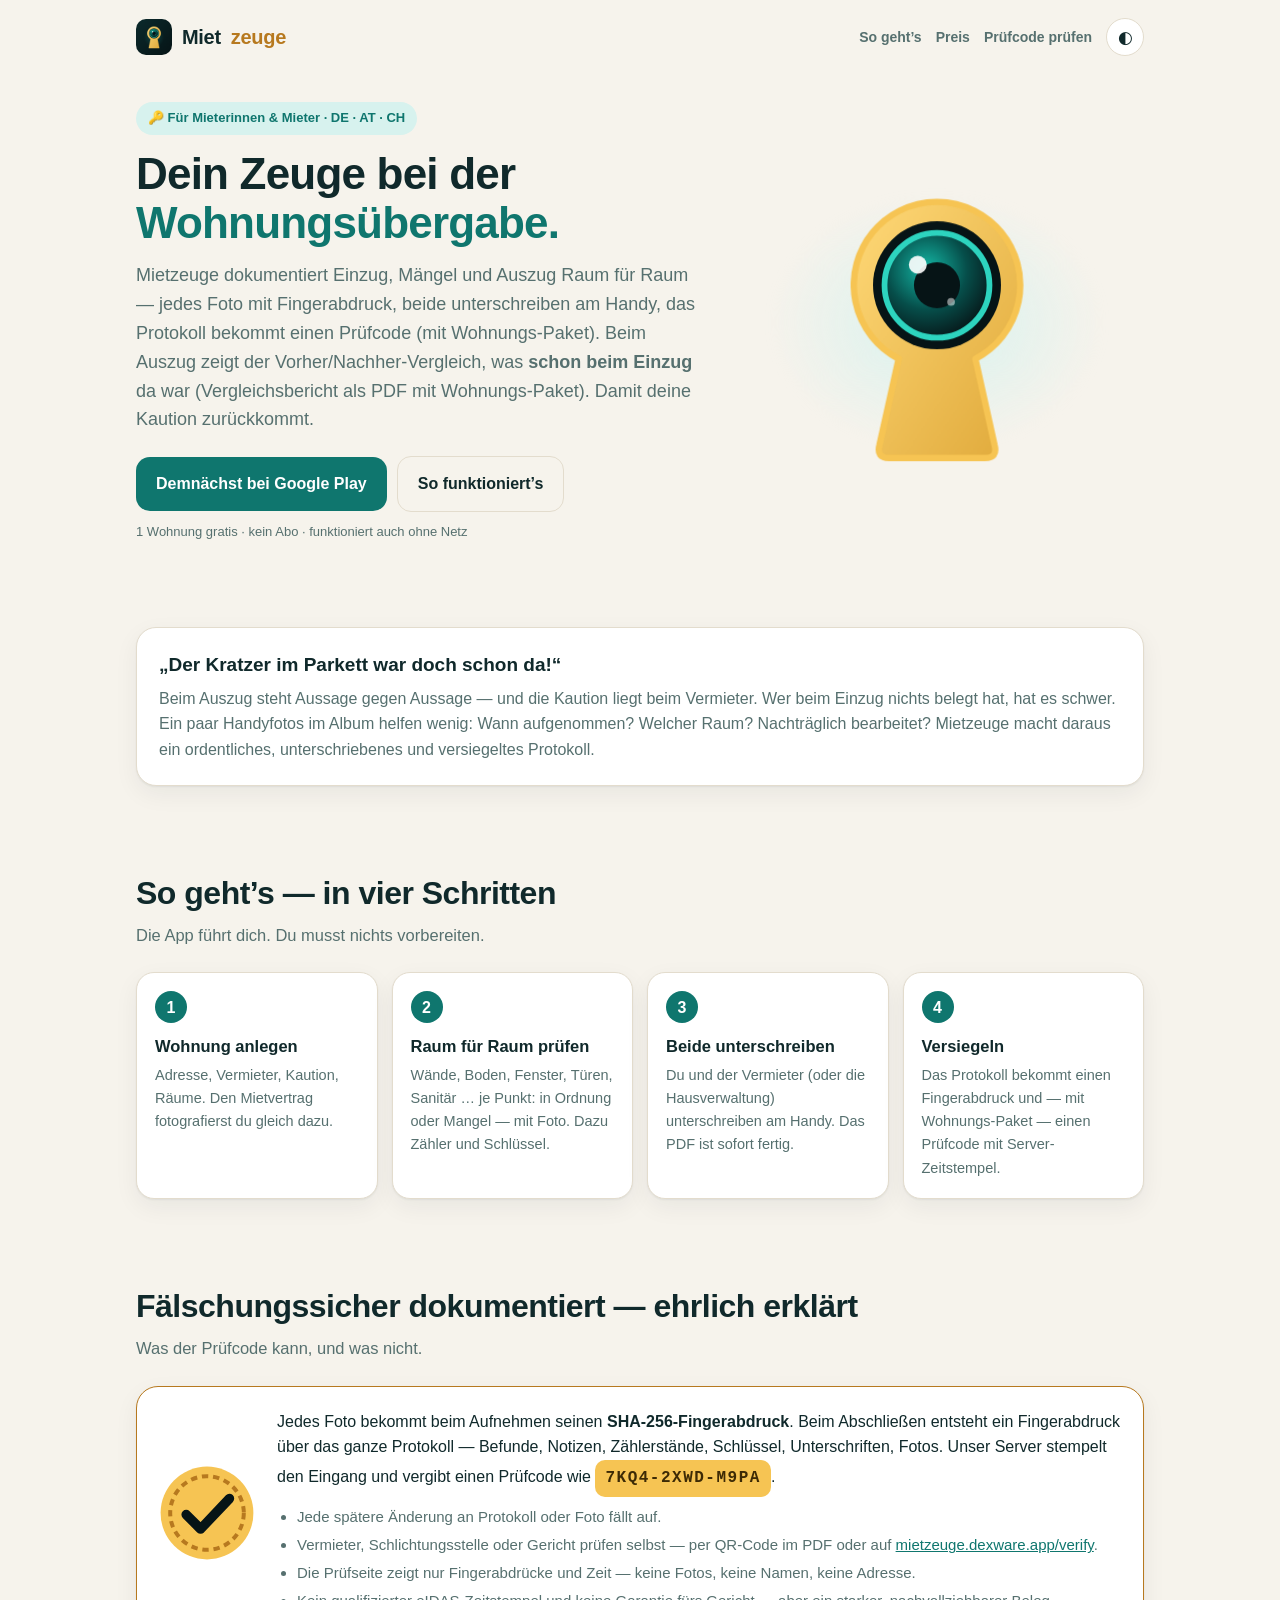
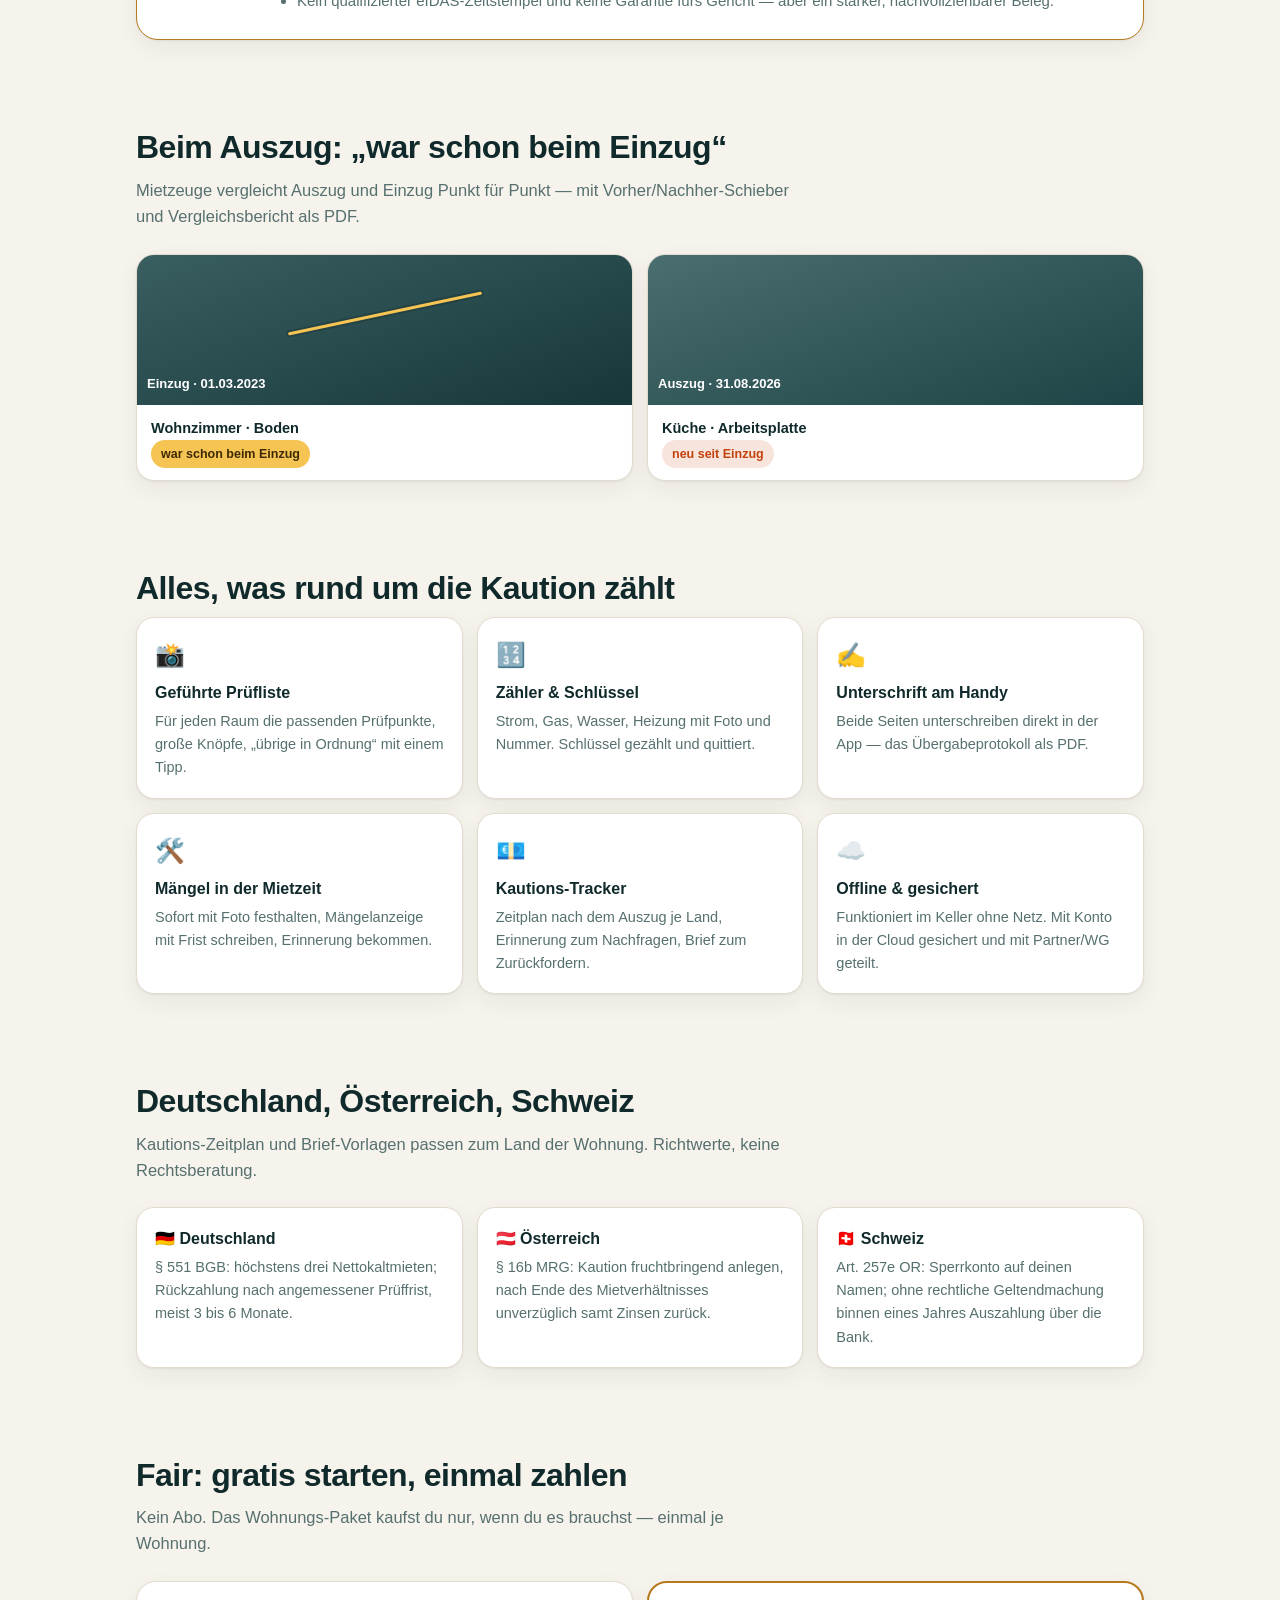
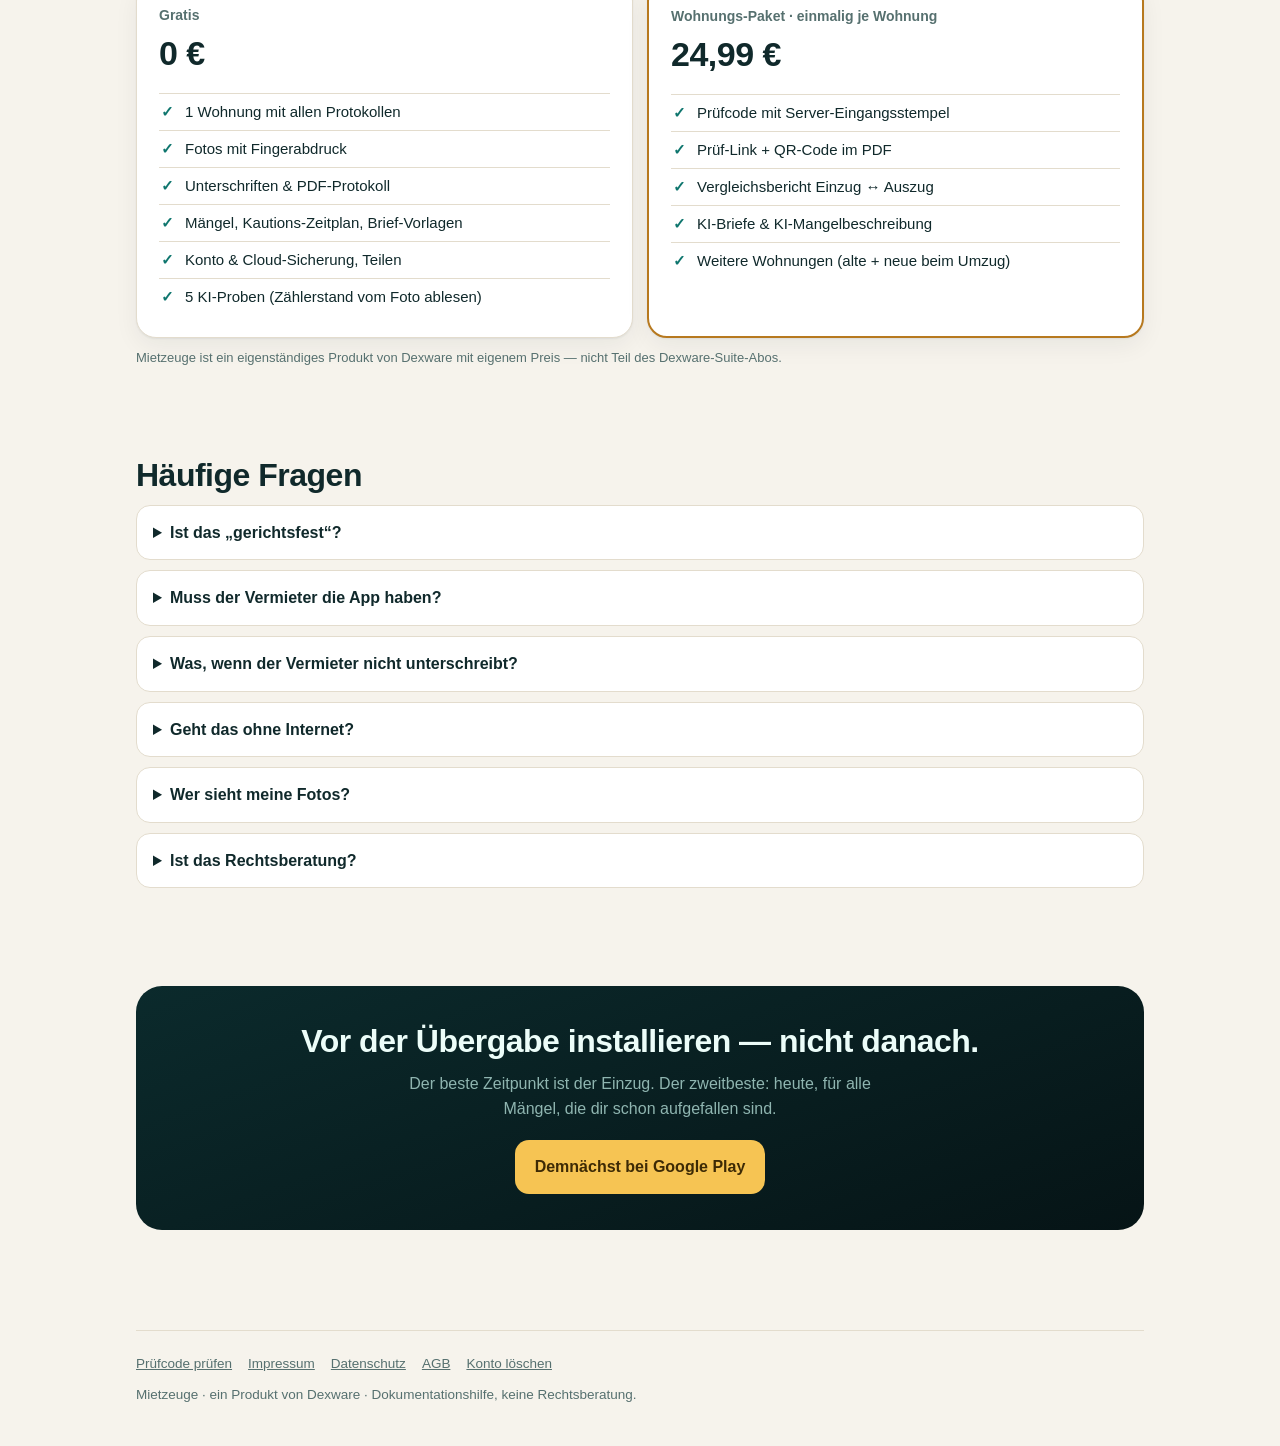
<file: index.html>
<!DOCTYPE html>
<html lang="de">
<head>
  <meta charset="utf-8" />
  <meta name="viewport" content="width=device-width, initial-scale=1" />
  <title>Mietzeuge — Wohnungsübergabe fälschungssicher dokumentieren</title>
  <meta name="description" content="Mietzeuge dokumentiert Einzug, Mängel und Auszug Raum für Raum — mit Foto-Fingerabdruck, Unterschrift am Handy und Prüfcode. Damit deine Kaution zurückkommt. Für Deutschland, Österreich und die Schweiz." />
  <meta name="theme-color" content="#061416" />
  <link rel="icon" type="image/png" href="/favicon.png" />
  <link rel="apple-touch-icon" href="/img/apple-touch-icon.png" />
  <link rel="canonical" href="https://mietzeuge.dexware.app/" />
  <meta property="og:title" content="Mietzeuge — dein Zeuge bei der Wohnungsübergabe" />
  <meta property="og:description" content="Einzug, Mängel, Auszug: Raum für Raum dokumentiert, mit Fingerabdruck und Prüfcode. Damit die Kaution zurückkommt." />
  <meta property="og:image" content="https://mietzeuge.dexware.app/img/icon-512.png" />
  <meta property="og:url" content="https://mietzeuge.dexware.app/" />
  <link rel="stylesheet" href="site.css" />
  <script>(function(){try{var t=localStorage.getItem('mz-theme');if(t==='light'||t==='dark')document.documentElement.setAttribute('data-theme',t);}catch(e){}})();</script>
  <script type="application/ld+json">{"@context":"https://schema.org","@type":"SoftwareApplication","name":"Mietzeuge","operatingSystem":"Android","applicationCategory":"UtilitiesApplication","offers":{"@type":"Offer","price":"0","priceCurrency":"EUR"},"publisher":{"@type":"Organization","name":"Dexware"}}</script>
  <style>
    .hero { display: grid; grid-template-columns: 1.15fr 0.85fr; gap: 32px; align-items: center; padding: 28px 0 40px; }
    .eyebrow { display: inline-flex; align-items: center; gap: 8px; background: var(--primary-soft); color: var(--primary); font-weight: 800; font-size: 13px; border-radius: 100px; padding: 6px 12px; margin-bottom: 14px; }
    .hero h1 em { font-style: normal; color: var(--primary); }
    .lead { font-size: 18px; color: var(--muted); margin: 14px 0 22px; max-width: 34em; }
    .cta { display: flex; flex-wrap: wrap; gap: 10px; align-items: center; }
    .small { font-size: 13px; color: var(--muted); margin-top: 10px; }
    .art { position: relative; display: flex; justify-content: center; }
    .art .glow { position: absolute; inset: 8% 10%; border-radius: 50%; background: radial-gradient(closest-side, var(--primary-soft), transparent); filter: blur(6px); }
    .door { position: relative; width: min(320px, 78vw); height: auto; }
    .door .outline { stroke-dasharray: 480; stroke-dashoffset: 480; animation: draw 1.2s 0.15s cubic-bezier(.6,.05,.3,1) forwards; }
    .door .fill { opacity: 0; animation: fade 0.5s 0.9s forwards; }
    .door .sealg { transform-origin: 100px 72px; transform: scale(.3); opacity: 0; animation: stamp 0.55s 1.45s cubic-bezier(.2,.9,.3,1.2) forwards; }
    @keyframes draw { to { stroke-dashoffset: 0; } }
    @keyframes fade { to { opacity: 1; } }
    @keyframes stamp { 60% { transform: scale(1.08); opacity: 1; } to { transform: scale(1); opacity: 1; } }
    @media (prefers-reduced-motion: reduce) { .door .outline { stroke-dashoffset: 0; } .door .fill, .door .sealg { opacity: 1; transform: none; } }

    section.band { padding: 44px 0; }
    section.band h2 { font-size: clamp(22px, 4.6vw, 32px); font-weight: 900; letter-spacing: -0.5px; line-height: 1.2; margin-bottom: 10px; }
    .sub { color: var(--muted); font-size: 16.5px; max-width: 40em; margin-bottom: 24px; }
    .pain { background: var(--surface); border: 1px solid var(--border); border-radius: 20px; padding: 22px; box-shadow: var(--shadow); }
    .pain q { display: block; font-size: 19px; font-weight: 800; quotes: '„' '“'; margin-bottom: 6px; }

    .steps { display: grid; grid-template-columns: repeat(4, 1fr); gap: 14px; counter-reset: s; }
    .step { background: var(--surface); border: 1px solid var(--border); border-radius: 18px; padding: 18px; position: relative; box-shadow: var(--shadow); }
    .step::before { counter-increment: s; content: counter(s); display: inline-flex; width: 32px; height: 32px; border-radius: 50%; align-items: center; justify-content: center; background: var(--primary); color: var(--primary-ink); font-weight: 900; margin-bottom: 10px; }
    .step h3 { font-size: 16.5px; font-weight: 900; margin-bottom: 4px; }
    .step p { font-size: 14.5px; color: var(--muted); }

    .feat { display: grid; grid-template-columns: repeat(3, 1fr); gap: 14px; }
    .card { background: var(--surface); border: 1px solid var(--border); border-radius: 18px; padding: 18px; box-shadow: var(--shadow); }
    .card .ic { font-size: 24px; margin-bottom: 6px; }
    .card h3 { font-size: 16px; font-weight: 900; margin-bottom: 4px; }
    .card p { font-size: 14.5px; color: var(--muted); }

    .seal-box { display: grid; grid-template-columns: auto 1fr; gap: 22px; align-items: center; background: var(--surface); border: 1.5px solid var(--seal-deep); border-radius: 22px; padding: 22px; box-shadow: var(--shadow); }
    .seal-box ul { margin: 8px 0 0 20px; color: var(--muted); font-size: 15px; }
    .seal-box li { margin-bottom: 4px; }
    .code-demo { font-family: ui-monospace, Menlo, Consolas, monospace; font-weight: 900; letter-spacing: 1.5px; background: var(--seal); color: var(--seal-ink); border-radius: 10px; padding: 6px 10px; display: inline-block; }

    .compare { display: grid; grid-template-columns: 1fr 1fr; gap: 14px; }
    .ba { border-radius: 18px; overflow: hidden; border: 1px solid var(--border); background: var(--surface); box-shadow: var(--shadow); }
    .ba .ph { height: 150px; display: flex; align-items: flex-end; padding: 10px; font-weight: 800; font-size: 13px; color: #fff; background: linear-gradient(160deg, #3a5f61, #163739); position: relative; }
    .ba .ph.after { background: linear-gradient(160deg, #4b6e70, #1d4446); }
    .ba .ph .scratch { position: absolute; left: 30%; top: 38%; width: 40%; height: 3px; background: #f6c453; transform: rotate(-12deg); border-radius: 2px; box-shadow: 0 0 0 2px rgba(0,0,0,.15); }
    .ba .body { padding: 12px 14px; font-size: 14.5px; }
    .pill { display: inline-block; border-radius: 100px; padding: 4px 10px; font-weight: 800; font-size: 12.5px; }
    .pill.old { background: var(--seal); color: var(--seal-ink); }
    .pill.new { background: rgba(194, 65, 12, 0.14); color: var(--red); }

    .prices { display: grid; grid-template-columns: 1fr 1fr; gap: 14px; }
    .price { background: var(--surface); border: 1px solid var(--border); border-radius: 20px; padding: 22px; box-shadow: var(--shadow); }
    .price.hot { border: 2px solid var(--seal-deep); }
    .price .amt { font-size: 34px; font-weight: 900; letter-spacing: -0.5px; }
    .price .per { color: var(--muted); font-weight: 700; font-size: 14px; }
    .price ul { list-style: none; margin-top: 12px; }
    .price li { padding: 6px 0 6px 26px; position: relative; font-size: 15px; border-top: 1px solid var(--border); }
    .price li::before { content: '✓'; position: absolute; left: 2px; color: var(--primary); font-weight: 900; }

    .lands { display: grid; grid-template-columns: repeat(3, 1fr); gap: 14px; }
    .land h3 { font-size: 16px; font-weight: 900; margin-bottom: 4px; }
    .land p { font-size: 14.5px; color: var(--muted); }

    details { background: var(--surface); border: 1px solid var(--border); border-radius: 14px; padding: 14px 16px; margin-bottom: 10px; }
    summary { font-weight: 800; cursor: pointer; font-size: 16px; }
    details p { color: var(--muted); margin-top: 8px; font-size: 15px; }

    .final { text-align: center; background: linear-gradient(160deg, #0b2a2c, #061416); color: #ecfdf9; border-radius: 26px; padding: 36px 20px; }
    .final h2 { color: #ecfdf9; }
    .final p { color: #8fb5b0; margin: 8px auto 18px; max-width: 32em; }

    @media (max-width: 860px) {
      .hero { grid-template-columns: 1fr; gap: 10px; padding-top: 8px; }
      .art { order: -1; }
      .steps { grid-template-columns: 1fr 1fr; }
      .feat, .lands { grid-template-columns: 1fr 1fr; }
    }
    @media (max-width: 560px) {
      .steps, .feat, .lands, .prices, .compare { grid-template-columns: 1fr; }
      .seal-box { grid-template-columns: 1fr; }
      .lead { font-size: 16.5px; }
      .cta .btn { width: 100%; }
    }
  </style>
</head>
<body>
<div class="wrap">
  <header class="top">
    <a class="brand" href="/"><img src="/img/icon-192.png" alt="" width="36" height="36" />Miet<b>zeuge</b></a>
    <nav>
      <a class="hide-s" href="#so-gehts">So geht’s</a>
      <a class="hide-s" href="#preis">Preis</a>
      <a href="/verify/">Prüfcode prüfen</a>
      <button class="theme-btn" type="button" id="themeBtn" aria-label="Hell/Dunkel umschalten">◐</button>
    </nav>
  </header>

  <main>
    <section class="hero">
      <div>
        <span class="eyebrow">🔑 Für Mieterinnen &amp; Mieter · DE · AT · CH</span>
        <h1>Dein Zeuge bei der <em>Wohnungsübergabe.</em></h1>
        <p class="lead">Mietzeuge dokumentiert Einzug, Mängel und Auszug Raum für Raum — jedes Foto mit Fingerabdruck, beide unterschreiben am Handy, das Protokoll bekommt einen Prüfcode (mit Wohnungs-Paket). Beim Auszug zeigt der Vorher/Nachher-Vergleich, was <strong>schon beim Einzug</strong> da war (Vergleichsbericht als PDF mit Wohnungs-Paket). Damit deine Kaution zurückkommt.</p>
        <div class="cta">
          <span class="btn primary" aria-disabled="true">Demnächst bei Google Play</span>
          <a class="btn ghost" href="#so-gehts">So funktioniert’s</a>
        </div>
        <p class="small">1 Wohnung gratis · kein Abo · funktioniert auch ohne Netz</p>
      </div>
      <div class="art" aria-hidden="true">
        <div class="glow"></div>
        <svg class="door" viewBox="0 0 200 190" role="img">
          <defs>
            <linearGradient id="mzGold" x1="0" y1="0" x2="1" y2="1"><stop offset="0" stop-color="#FFD978" /><stop offset="1" stop-color="#E0A93A" /></linearGradient>
            <radialGradient id="mzLens" cx=".4" cy=".35" r=".7"><stop offset="0" stop-color="#14B8A6" /><stop offset=".55" stop-color="#064E4A" /><stop offset="1" stop-color="#061416" /></radialGradient>
          </defs>
          <path class="fill" d="M76 118 A52 52 0 1 1 124 118 L136 172 Q138 180 130 180 H70 Q62 180 64 172 Z" fill="url(#mzGold)" />
          <path class="outline" d="M76 118 A52 52 0 1 1 124 118 L136 172 Q138 180 130 180 H70 Q62 180 64 172 Z" fill="none" stroke="#F6C453" stroke-width="4" stroke-linecap="round" stroke-linejoin="round" />
          <g class="sealg">
            <circle cx="100" cy="72" r="40" fill="#061416" />
            <circle cx="100" cy="72" r="32.8" fill="url(#mzLens)" />
            <circle cx="100" cy="72" r="32.8" fill="none" stroke="#2DD4BF" stroke-width="3.6" />
            <circle cx="100" cy="72" r="14.4" fill="#061416" />
            <circle cx="88" cy="59.2" r="5.6" fill="#FFFFFF" opacity=".9" />
            <circle cx="108.8" cy="82.4" r="2.4" fill="#FFFFFF" opacity=".5" />
          </g>
        </svg>
      </div>
    </section>

    <section class="band">
      <div class="pain">
        <q>Der Kratzer im Parkett war doch schon da!</q>
        <p style="color:var(--muted)">Beim Auszug steht Aussage gegen Aussage — und die Kaution liegt beim Vermieter. Wer beim Einzug nichts belegt hat, hat es schwer. Ein paar Handyfotos im Album helfen wenig: Wann aufgenommen? Welcher Raum? Nachträglich bearbeitet? Mietzeuge macht daraus ein ordentliches, unterschriebenes und versiegeltes Protokoll.</p>
      </div>
    </section>

    <section class="band" id="so-gehts">
      <h2>So geht’s — in vier Schritten</h2>
      <p class="sub">Die App führt dich. Du musst nichts vorbereiten.</p>
      <div class="steps">
        <div class="step"><h3>Wohnung anlegen</h3><p>Adresse, Vermieter, Kaution, Räume. Den Mietvertrag fotografierst du gleich dazu.</p></div>
        <div class="step"><h3>Raum für Raum prüfen</h3><p>Wände, Boden, Fenster, Türen, Sanitär … je Punkt: in Ordnung oder Mangel — mit Foto. Dazu Zähler und Schlüssel.</p></div>
        <div class="step"><h3>Beide unterschreiben</h3><p>Du und der Vermieter (oder die Hausverwaltung) unterschreiben am Handy. Das PDF ist sofort fertig.</p></div>
        <div class="step"><h3>Versiegeln</h3><p>Das Protokoll bekommt einen Fingerabdruck und — mit Wohnungs-Paket — einen Prüfcode mit Server-Zeitstempel.</p></div>
      </div>
    </section>

    <section class="band">
      <h2>Fälschungssicher dokumentiert — ehrlich erklärt</h2>
      <p class="sub">Was der Prüfcode kann, und was nicht.</p>
      <div class="seal-box">
        <svg width="96" height="96" viewBox="0 0 60 60" aria-hidden="true"><circle cx="30" cy="30" r="29" fill="#F6C453" /><circle cx="30" cy="30" r="23" fill="none" stroke="#B7791F" stroke-width="2.5" stroke-dasharray="4 3" /><path d="M17 31 L26 40 L44 21" stroke="#061416" stroke-width="6" stroke-linecap="round" stroke-linejoin="round" fill="none" /></svg>
        <div>
          <p>Jedes Foto bekommt beim Aufnehmen seinen <strong>SHA-256-Fingerabdruck</strong>. Beim Abschließen entsteht ein Fingerabdruck über das ganze Protokoll — Befunde, Notizen, Zählerstände, Schlüssel, Unterschriften, Fotos. Unser Server stempelt den Eingang und vergibt einen Prüfcode wie <span class="code-demo">7KQ4-2XWD-M9PA</span>.</p>
          <ul>
            <li>Jede spätere Änderung an Protokoll oder Foto fällt auf.</li>
            <li>Vermieter, Schlichtungsstelle oder Gericht prüfen selbst — per QR-Code im PDF oder auf <a href="/verify/">mietzeuge.dexware.app/verify</a>.</li>
            <li>Die Prüfseite zeigt nur Fingerabdrücke und Zeit — keine Fotos, keine Namen, keine Adresse.</li>
            <li>Kein qualifizierter eIDAS-Zeitstempel und keine Garantie fürs Gericht — aber ein starker, nachvollziehbarer Beleg.</li>
          </ul>
        </div>
      </div>
    </section>

    <section class="band">
      <h2>Beim Auszug: „war schon beim Einzug“</h2>
      <p class="sub">Mietzeuge vergleicht Auszug und Einzug Punkt für Punkt — mit Vorher/Nachher-Schieber und Vergleichsbericht als PDF.</p>
      <div class="compare">
        <div class="ba"><div class="ph"><span class="scratch"></span>Einzug · 01.03.2023</div><div class="body"><b>Wohnzimmer · Boden</b><br /><span class="pill old">war schon beim Einzug</span></div></div>
        <div class="ba"><div class="ph after">Auszug · 31.08.2026</div><div class="body"><b>Küche · Arbeitsplatte</b><br /><span class="pill new">neu seit Einzug</span></div></div>
      </div>
    </section>

    <section class="band">
      <h2>Alles, was rund um die Kaution zählt</h2>
      <div class="feat">
        <div class="card"><div class="ic">📸</div><h3>Geführte Prüfliste</h3><p>Für jeden Raum die passenden Prüfpunkte, große Knöpfe, „übrige in Ordnung“ mit einem Tipp.</p></div>
        <div class="card"><div class="ic">🔢</div><h3>Zähler &amp; Schlüssel</h3><p>Strom, Gas, Wasser, Heizung mit Foto und Nummer. Schlüssel gezählt und quittiert.</p></div>
        <div class="card"><div class="ic">✍️</div><h3>Unterschrift am Handy</h3><p>Beide Seiten unterschreiben direkt in der App — das Übergabeprotokoll als PDF.</p></div>
        <div class="card"><div class="ic">🛠️</div><h3>Mängel in der Mietzeit</h3><p>Sofort mit Foto festhalten, Mängelanzeige mit Frist schreiben, Erinnerung bekommen.</p></div>
        <div class="card"><div class="ic">💶</div><h3>Kautions-Tracker</h3><p>Zeitplan nach dem Auszug je Land, Erinnerung zum Nachfragen, Brief zum Zurückfordern.</p></div>
        <div class="card"><div class="ic">☁️</div><h3>Offline &amp; gesichert</h3><p>Funktioniert im Keller ohne Netz. Mit Konto in der Cloud gesichert und mit Partner/WG geteilt.</p></div>
      </div>
    </section>

    <section class="band">
      <h2>Deutschland, Österreich, Schweiz</h2>
      <p class="sub">Kautions-Zeitplan und Brief-Vorlagen passen zum Land der Wohnung. Richtwerte, keine Rechtsberatung.</p>
      <div class="lands">
        <div class="card land"><h3>🇩🇪 Deutschland</h3><p>§ 551 BGB: höchstens drei Nettokaltmieten; Rückzahlung nach angemessener Prüffrist, meist 3 bis 6 Monate.</p></div>
        <div class="card land"><h3>🇦🇹 Österreich</h3><p>§ 16b MRG: Kaution fruchtbringend anlegen, nach Ende des Mietverhältnisses unverzüglich samt Zinsen zurück.</p></div>
        <div class="card land"><h3>🇨🇭 Schweiz</h3><p>Art. 257e OR: Sperrkonto auf deinen Namen; ohne rechtliche Geltendmachung binnen eines Jahres Auszahlung über die Bank.</p></div>
      </div>
    </section>

    <section class="band" id="preis">
      <h2>Fair: gratis starten, einmal zahlen</h2>
      <p class="sub">Kein Abo. Das Wohnungs-Paket kaufst du nur, wenn du es brauchst — einmal je Wohnung.</p>
      <div class="prices">
        <div class="price">
          <div class="per">Gratis</div>
          <div class="amt">0 €</div>
          <ul>
            <li>1 Wohnung mit allen Protokollen</li>
            <li>Fotos mit Fingerabdruck</li>
            <li>Unterschriften &amp; PDF-Protokoll</li>
            <li>Mängel, Kautions-Zeitplan, Brief-Vorlagen</li>
            <li>Konto &amp; Cloud-Sicherung, Teilen</li>
            <li>5 KI-Proben (Zählerstand vom Foto ablesen)</li>
          </ul>
        </div>
        <div class="price hot">
          <div class="per">Wohnungs-Paket · einmalig je Wohnung</div>
          <div class="amt">24,99 €</div>
          <ul>
            <li>Prüfcode mit Server-Eingangsstempel</li>
            <li>Prüf-Link + QR-Code im PDF</li>
            <li>Vergleichsbericht Einzug ↔ Auszug</li>
            <li>KI-Briefe &amp; KI-Mangelbeschreibung</li>
            <li>Weitere Wohnungen (alte + neue beim Umzug)</li>
          </ul>
        </div>
      </div>
      <p class="small">Mietzeuge ist ein eigenständiges Produkt von Dexware mit eigenem Preis — nicht Teil des Dexware-Suite-Abos.</p>
    </section>

    <section class="band">
      <h2>Häufige Fragen</h2>
      <details><summary>Ist das „gerichtsfest“?</summary><p>Das verspricht seriöserweise niemand. Mietzeuge sorgt dafür, dass dein Protokoll vollständig, unterschrieben und nachweislich unverändert ist — der Prüfcode belegt, dass es spätestens zum angezeigten Zeitpunkt so existierte. Wie ein Gericht oder eine Schlichtungsstelle das würdigt, entscheidet im Einzelfall das Gericht. Ein qualifizierter eIDAS-Zeitstempel ist für später geplant.</p></details>
      <details><summary>Muss der Vermieter die App haben?</summary><p>Nein. Er unterschreibt auf deinem Handy und bekommt das PDF per Mail oder Messenger. Prüfen kann er im Browser.</p></details>
      <details><summary>Was, wenn der Vermieter nicht unterschreibt?</summary><p>Dann unterschreibst du allein oder mit einer Zeugin bzw. einem Zeugen. Fotos mit Fingerabdruck und Prüfcode bleiben ein Beleg.</p></details>
      <details><summary>Geht das ohne Internet?</summary><p>Ja. Alles funktioniert offline; Sicherung und Prüfcode folgen, sobald wieder Netz da ist.</p></details>
      <details><summary>Wer sieht meine Fotos?</summary><p>Nur du und die Personen, die du in deine Mietakte einlädst. Die Prüfseite zeigt ausschließlich Fingerabdrücke und Zeit. Details in der <a href="/datenschutz.html">Datenschutzerklärung</a>.</p></details>
      <details><summary>Ist das Rechtsberatung?</summary><p>Nein. Mietzeuge ist eine Dokumentationshilfe. Bei Streit helfen Mieterverein, Mietervereinigung, Arbeiterkammer, Schlichtungsstelle oder eine Anwältin bzw. ein Anwalt.</p></details>
    </section>

    <section class="band">
      <div class="final">
        <h2>Vor der Übergabe installieren — nicht danach.</h2>
        <p>Der beste Zeitpunkt ist der Einzug. Der zweitbeste: heute, für alle Mängel, die dir schon aufgefallen sind.</p>
        <span class="btn seal" aria-disabled="true">Demnächst bei Google Play</span>
      </div>
    </section>
  </main>

  <footer>
    <nav><a href="/verify/">Prüfcode prüfen</a><a href="/impressum.html">Impressum</a><a href="/datenschutz.html">Datenschutz</a><a href="/agb.html">AGB</a><a href="/konto-loeschung.html">Konto löschen</a></nav>
    <div>Mietzeuge · ein Produkt von Dexware · Dokumentationshilfe, keine Rechtsberatung.</div>
  </footer>
</div>
<script>(function(){var b=document.getElementById('themeBtn');if(!b)return;b.addEventListener('click',function(){var r=document.documentElement;var cur=r.getAttribute('data-theme')||(matchMedia('(prefers-color-scheme: dark)').matches?'dark':'light');var n=cur==='dark'?'light':'dark';r.setAttribute('data-theme',n);try{localStorage.setItem('mz-theme',n);}catch(e){}});})();</script>
</body>
</html>
</file>
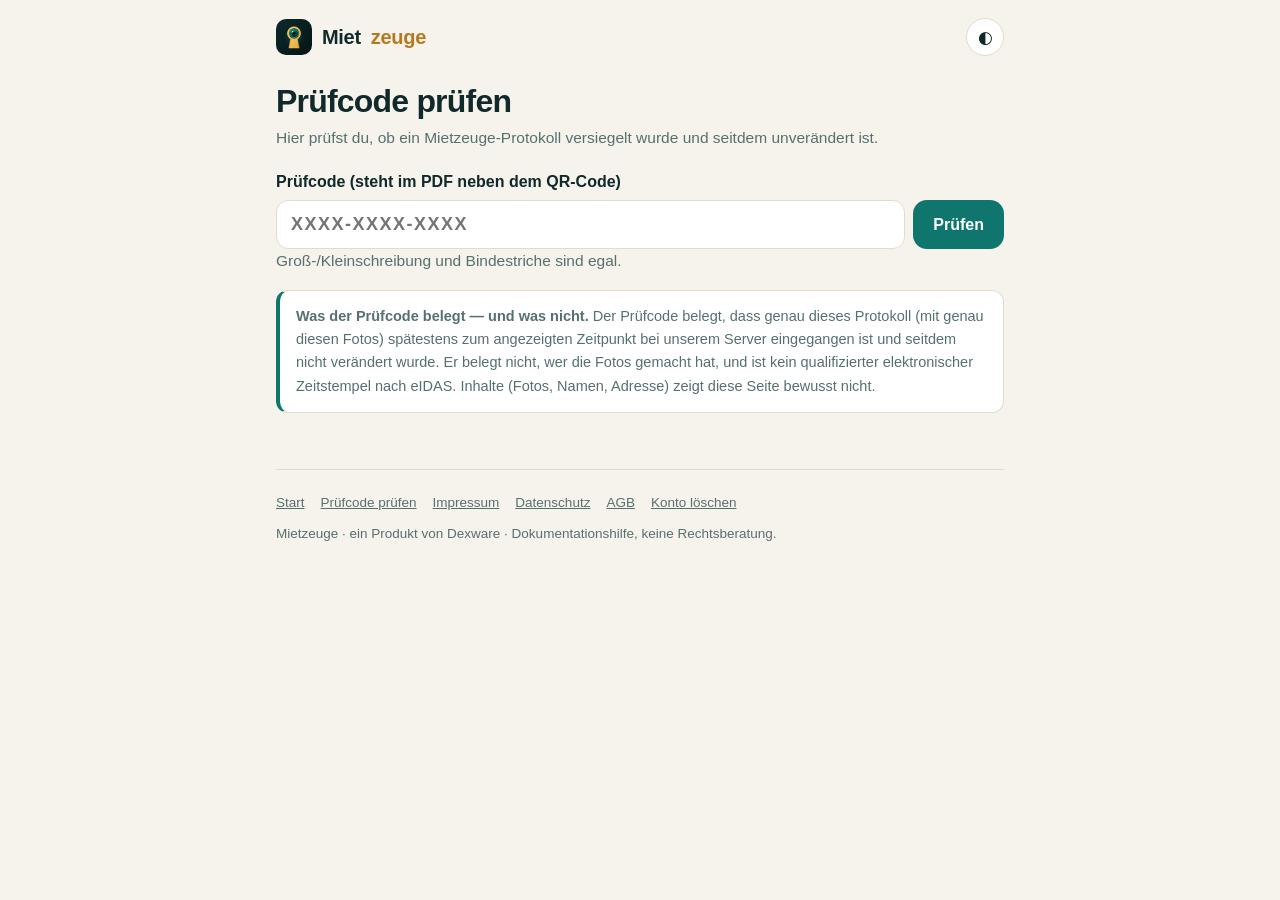
<file: verify/index.html>
<!DOCTYPE html>
<html lang="de">
<head>
  <meta charset="utf-8" />
  <meta name="viewport" content="width=device-width, initial-scale=1" />
  <title>Prüfcode prüfen — Mietzeuge</title>
  <meta name="description" content="Mietzeuge-Prüfcode prüfen: Ist das Übergabeprotokoll versiegelt und unverändert?" />
  <meta name="robots" content="noindex" />
  <meta name="theme-color" content="#061416" />
  <link rel="icon" type="image/png" href="/favicon.png" />
  <link rel="apple-touch-icon" href="/img/apple-touch-icon.png" />
  <link rel="canonical" href="https://mietzeuge.dexware.app/verify/" />
  <link rel="stylesheet" href="../site.css" />
  <script>(function(){try{var t=localStorage.getItem('mz-theme');if(t==='light'||t==='dark')document.documentElement.setAttribute('data-theme',t);}catch(e){}})();</script>
  <style>.vf label{display:block;font-weight:800;margin:18px 0 6px}.vrow{display:flex;gap:8px}.vrow input{flex:1;min-width:0}
.res{border-radius:16px;padding:18px;margin:18px 0;border:1.5px solid var(--border);background:var(--surface);box-shadow:var(--shadow)}
.res.ok{border-color:var(--green)}.res.bad{border-color:var(--red)}
.res h2{margin:0 0 8px;display:flex;align-items:center;gap:10px;font-size:20px}
.badge{display:inline-flex;align-items:center;justify-content:center;width:40px;height:40px;border-radius:50%;background:var(--seal);color:var(--seal-ink);font-weight:900;font-size:20px;flex:none}
.res.bad .badge{background:var(--red);color:#fff}
.kv{display:grid;grid-template-columns:auto 1fr;gap:6px 14px;font-size:14.5px}.kv dt{color:var(--muted)}.kv dd{font-weight:700;min-width:0}
.hashin{font-size:14px!important;letter-spacing:0!important;text-transform:none!important;font-family:ui-monospace,Menlo,Consolas,monospace!important}
#files{margin:8px 0;max-width:100%}.fres{list-style:none;margin:8px 0!important}.fres li{padding:8px 0;border-bottom:1px solid var(--border);font-size:14px;word-break:break-all}
.y{color:var(--green);font-weight:800}.n{color:var(--red);font-weight:800}
@media (max-width:420px){.vrow{flex-direction:column}.kv{grid-template-columns:1fr}.kv dt{margin-top:6px}}</style>
</head>
<body>
<div class="wrap narrow">
  <header class="top"><a class="brand" href="/"><img src="/img/icon-192.png" alt="" width="36" height="36" />Miet<b>zeuge</b></a><nav><button class="theme-btn" type="button" id="themeBtn" aria-label="Hell/Dunkel umschalten">◐</button></nav></header>
  <main class="doc">
  
  <h1>Prüfcode prüfen</h1>
  <p class="stand">Hier prüfst du, ob ein Mietzeuge-Protokoll versiegelt wurde und seitdem unverändert ist.</p>
  <form id="f" class="vf" autocomplete="off">
    <label for="code">Prüfcode (steht im PDF neben dem QR-Code)</label>
    <div class="vrow"><input id="code" type="text" inputmode="text" maxlength="20" placeholder="XXXX-XXXX-XXXX" aria-describedby="codeHint" /><button class="btn primary" id="go" type="submit">Prüfen</button></div>
    <p id="codeHint" class="stand">Groß-/Kleinschreibung und Bindestriche sind egal.</p>
  </form>
  <div id="out" aria-live="polite"></div>

  <section id="photos" hidden>
    <h2>Foto gegen das Siegel prüfen</h2>
    <p>Wähle Original-Fotos aus (z. B. die, die dir die Mieterin bzw. der Mieter geschickt hat). Dein Browser berechnet den Fingerabdruck <strong>lokal</strong> — die Fotos werden nicht hochgeladen.</p>
    <input id="files" type="file" accept="image/*" multiple />
    <ul id="fileRes" class="fres"></ul>
  </section>

  <section id="hashSec" hidden>
    <h2>Fingerabdruck aus dem PDF vergleichen</h2>
    <p>Im PDF steht unten „Fingerabdruck (SHA-256)“. Stimmt er mit dem Siegel überein, wurde am Protokoll seit dem Zeitstempel nichts geändert.</p>
    <div class="vrow"><input id="hashIn" type="search" placeholder="64 Zeichen 0–9 a–f" maxlength="80" class="hashin" /><button class="btn ghost" id="hashGo" type="button">Vergleichen</button></div>
    <p id="hashRes"></p>
  </section>

  <div class="note">
    <strong>Was der Prüfcode belegt — und was nicht.</strong> Der Prüfcode belegt, dass genau dieses Protokoll (mit genau diesen Fotos) spätestens zum angezeigten Zeitpunkt bei unserem Server eingegangen ist und seitdem nicht verändert wurde. Er belegt nicht, wer die Fotos gemacht hat, und ist kein qualifizierter elektronischer Zeitstempel nach eIDAS. Inhalte (Fotos, Namen, Adresse) zeigt diese Seite bewusst nicht.
  </div>

  </main>
  <footer>
  <nav><a href="/">Start</a><a href="/verify/">Prüfcode prüfen</a><a href="/impressum.html">Impressum</a><a href="/datenschutz.html">Datenschutz</a><a href="/agb.html">AGB</a><a href="/konto-loeschung.html">Konto löschen</a></nav>
  <div>Mietzeuge · ein Produkt von Dexware · Dokumentationshilfe, keine Rechtsberatung.</div>
</footer>
</div>
<script>(function(){var b=document.getElementById('themeBtn');if(!b)return;b.addEventListener('click',function(){var r=document.documentElement;var cur=r.getAttribute('data-theme')||(matchMedia('(prefers-color-scheme: dark)').matches?'dark':'light');var n=cur==='dark'?'light':'dark';r.setAttribute('data-theme',n);try{localStorage.setItem('mz-theme',n);}catch(e){}});})();</script>
<script>
(function(){
  var URL_='https://zvdhyrsoxsgskuvclfjw.supabase.co', KEY='eyJhbGciOiJIUzI1NiIsInR5cCI6IkpXVCJ9.eyJpc3MiOiJzdXBhYmFzZSIsInJlZiI6Inp2ZGh5cnNveHNnc2t1dmNsZmp3Iiwicm9sZSI6ImFub24iLCJpYXQiOjE3OTM4ODY1ODUsImV4cCI6MjEwOTQ2MjU4NX0.gq5vokI8Vclx1h5uRwYsKmiQMWbaOxFdHldlH9FRZTI';
  var KIND={move_in:'Einzugsprotokoll',interim:'Zwischenstand',move_out:'Auszugsprotokoll'};
  var $=function(id){return document.getElementById(id)};
  var seal=null;
  function esc(s){return String(s).replace(/[&<>"']/g,function(c){return {'&':'&amp;','<':'&lt;','>':'&gt;','"':'&quot;',"'":'&#39;'}[c];});}
  function norm(c){c=(c||'').toUpperCase().replace(/[^A-Z0-9]/g,'');return c.length===12?c.slice(0,4)+'-'+c.slice(4,8)+'-'+c.slice(8):c;}
  function fmt(ts){try{return new Date(ts).toLocaleString('de-AT',{timeZone:'Europe/Vienna',dateStyle:'full',timeStyle:'medium'})+' (Wien/Berlin)';}catch(e){return ts;}}
  function show(html,cls){$('out').innerHTML='<div class="res '+cls+'">'+html+'</div>';}
  function check(code){
    code=norm(code);
    $('photos').hidden=true;$('hashSec').hidden=true;seal=null;
    if(/^BSPL/.test(code)){show('<h2><span class="badge">i</span>Beispiel-Code</h2><p>Dieser Code stammt aus der Beispielwohnung der App und ist kein echtes Siegel.</p>','bad');return;}
    if(!/^[A-Z2-9]{4}-[A-Z2-9]{4}-[A-Z2-9]{4}$/.test(code)){
      show('<h2><span class="badge">!</span>Code unvollständig</h2><p>Ein Prüfcode hat 12 Zeichen, z. B. 7KQ4-2XWD-M9PA.</p>','bad');return;
    }
    if(URL_.indexOf('http')!==0){show('<h2><span class="badge">…</span>Prüfdienst wird eingerichtet</h2><p>Bitte später erneut versuchen.</p>','bad');return;}
    $('go').disabled=true;$('go').textContent='Prüfe …';
    fetch(URL_+'/rest/v1/rpc/verify_seal',{method:'POST',headers:{'apikey':KEY,'Authorization':'Bearer '+KEY,'Content-Type':'application/json'},body:JSON.stringify({p_code:code})})
    .then(function(r){return r.json().then(function(j){if(!r.ok)throw new Error(j&&j.message||('HTTP '+r.status));return j;});})
    .then(function(v){
      if(!v||!v.ok){show('<h2><span class="badge">✕</span>Kein Siegel gefunden</h2><p>Zu <b>'+esc(code)+'</b> gibt es kein versiegeltes Protokoll. Bitte den Code prüfen (0/O und 1/I kommen nicht vor).</p>','bad');return;}
      seal=v;
      show('<h2><span class="badge">✓</span>Versiegelt und unverändert gespeichert</h2>'+
        '<dl class="kv"><dt>Prüfcode</dt><dd>'+esc(v.code)+'</dd><dt>Art</dt><dd>'+esc(KIND[v.kind]||v.kind)+'</dd>'+
        '<dt>Server-Eingang</dt><dd>'+esc(fmt(v.sealed_at))+'</dd><dt>Fotos im Siegel</dt><dd>'+esc(v.photo_count)+'</dd>'+
        '<dt>Fingerabdruck</dt><dd class="mono">'+esc(v.hash)+'</dd></dl>','ok');
      $('photos').hidden=false;$('hashSec').hidden=false;
      try{history.replaceState(null,'','?c='+encodeURIComponent(v.code));}catch(e){}
    })
    .catch(function(){show('<h2><span class="badge">!</span>Verbindung fehlgeschlagen</h2><p>Bitte später erneut versuchen.</p>','bad');})
    .then(function(){$('go').disabled=false;$('go').textContent='Prüfen';});
  }
  function hex(buf){return Array.prototype.map.call(new Uint8Array(buf),function(b){return ('0'+b.toString(16)).slice(-2);}).join('');}
  $('f').addEventListener('submit',function(e){e.preventDefault();check($('code').value);});
  $('files').addEventListener('change',function(e){
    var list=[].slice.call(e.target.files||[]);$('fileRes').innerHTML='';
    if(!window.crypto||!crypto.subtle){$('fileRes').innerHTML='<li>Dieser Browser kann keine Fingerabdrücke berechnen.</li>';return;}
    list.forEach(function(f){
      var li=document.createElement('li');li.textContent=f.name+' … ';$('fileRes').appendChild(li);
      f.arrayBuffer().then(function(b){return crypto.subtle.digest('SHA-256',b);}).then(function(d){
        var h=hex(d);var hit=seal&&seal.photo_hashes&&seal.photo_hashes.indexOf(h)>=0;
        li.innerHTML=esc(f.name)+': '+(hit?'<span class="y">✓ ist Teil des Siegels</span>':'<span class="n">✕ nicht im Siegel</span> <span class="stand">(verändert, neu gespeichert oder ein anderes Foto)</span>')+'<br/><span class="mono stand">'+h+'</span>';
      }).catch(function(){li.textContent=f.name+': nicht lesbar';});
    });
  });
  $('hashGo').addEventListener('click',function(){
    var h=($('hashIn').value||'').toLowerCase().replace(/[^0-9a-f]/g,'');
    if(!seal){return;}
    $('hashRes').innerHTML=h.length!==64?'<span class="n">Bitte alle 64 Zeichen eingeben.</span>':h===seal.hash?'<span class="y">✓ Stimmt überein — das PDF gehört zu diesem Siegel.</span>':'<span class="n">✕ Stimmt nicht überein — das PDF gehört nicht zu diesem Siegel oder wurde verändert.</span>';
  });
  var c=(location.search.match(/[?&]c=([^&]+)/)||[])[1];
  if(c){try{c=decodeURIComponent(c);}catch(e){}$('code').value=norm(c);check(c);}
})();
</script>
</body>
</html>
</file>
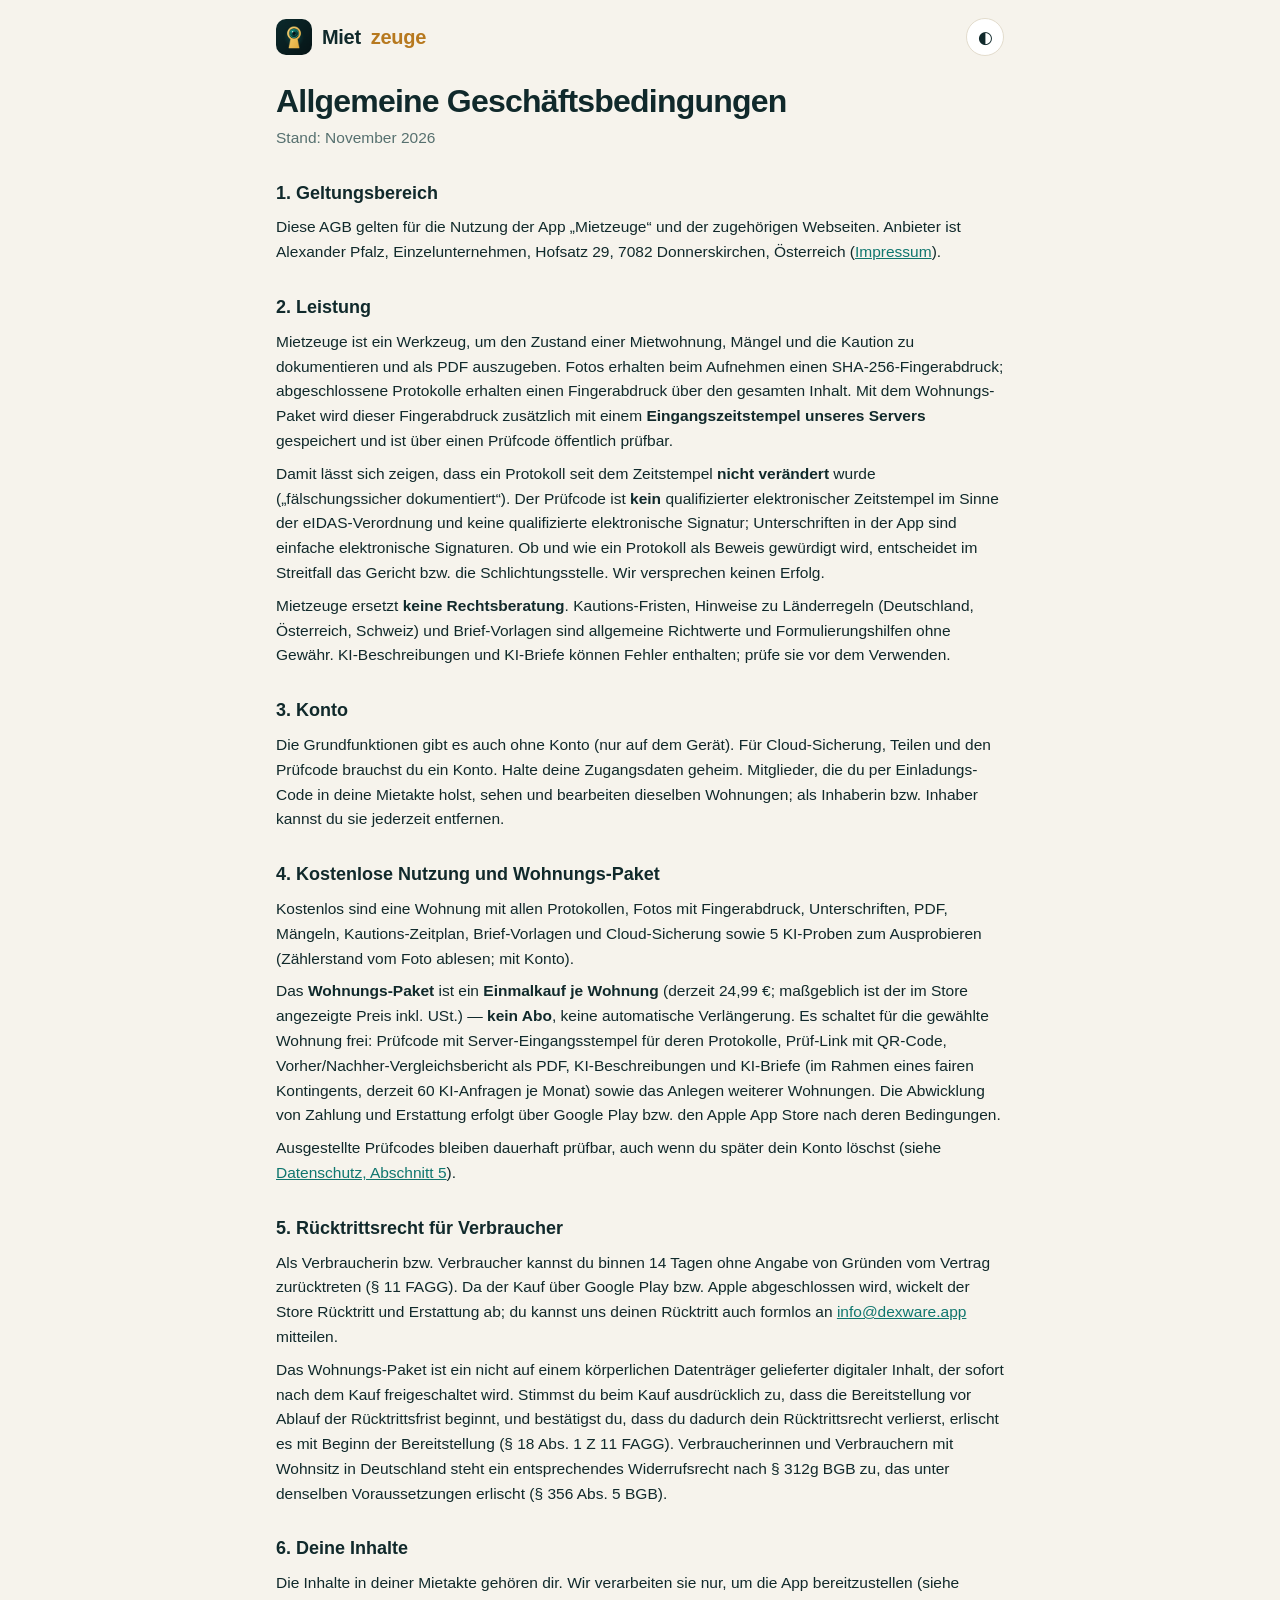
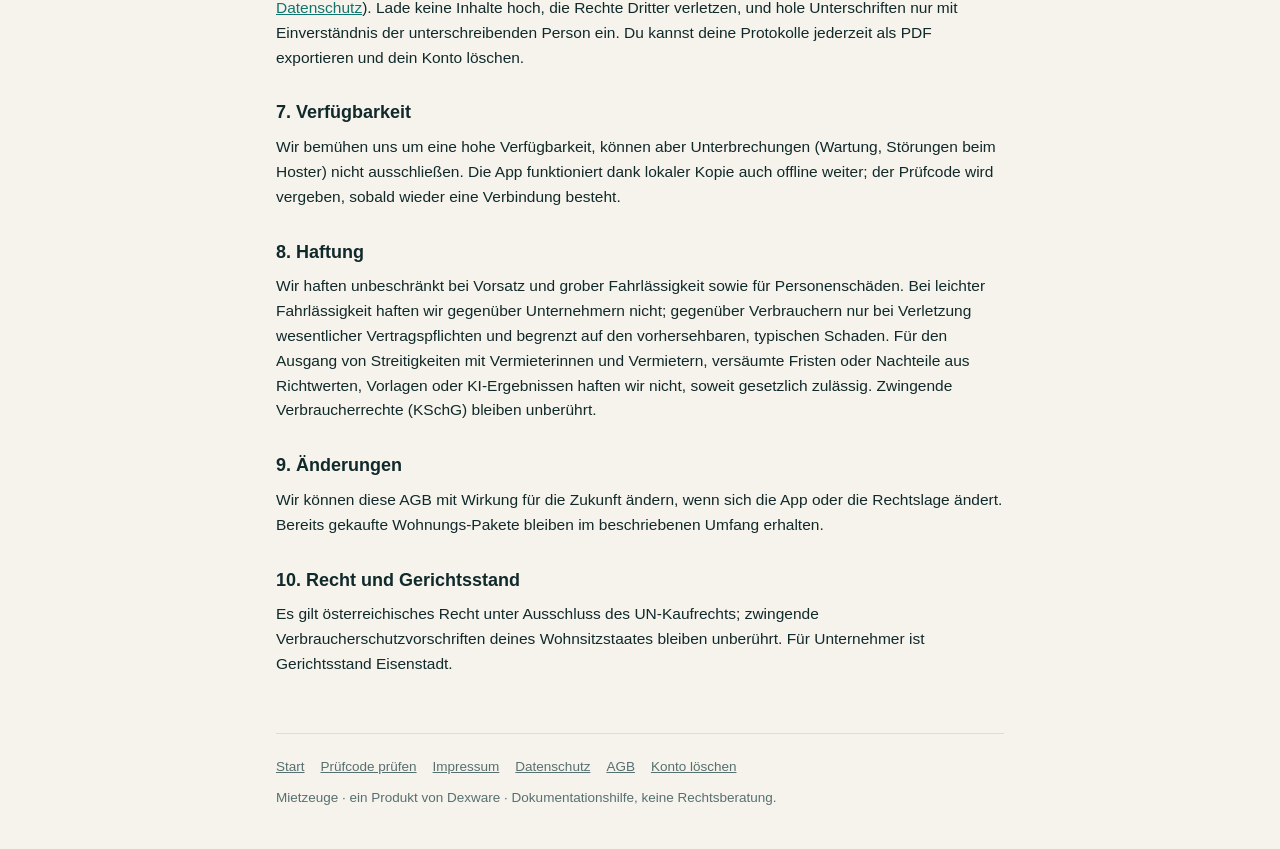
<file: agb.html>
<!DOCTYPE html>
<html lang="de">
<head>
  <meta charset="utf-8" />
  <meta name="viewport" content="width=device-width, initial-scale=1" />
  <title>Allgemeine Geschäftsbedingungen — Mietzeuge</title>
  <meta name="description" content="Mietzeuge — Wohnungsübergabe fälschungssicher dokumentieren, damit die Kaution zurückkommt." />
  <meta name="robots" content="all" />
  <meta name="theme-color" content="#061416" />
  <link rel="icon" type="image/png" href="/favicon.png" />
  <link rel="apple-touch-icon" href="/img/apple-touch-icon.png" />
  <link rel="canonical" href="https://mietzeuge.dexware.app/agb.html" />
  <link rel="stylesheet" href="site.css" />
  <script>(function(){try{var t=localStorage.getItem('mz-theme');if(t==='light'||t==='dark')document.documentElement.setAttribute('data-theme',t);}catch(e){}})();</script>
  
</head>
<body>
<div class="wrap narrow">
  <header class="top"><a class="brand" href="/"><img src="/img/icon-192.png" alt="" width="36" height="36" />Miet<b>zeuge</b></a><nav><button class="theme-btn" type="button" id="themeBtn" aria-label="Hell/Dunkel umschalten">◐</button></nav></header>
  <main class="doc">
  
  <h1>Allgemeine Geschäftsbedingungen</h1>
  <p class="stand">Stand: November 2026</p>
  <h2>1. Geltungsbereich</h2>
  <p>Diese AGB gelten für die Nutzung der App „Mietzeuge“ und der zugehörigen Webseiten. Anbieter ist Alexander Pfalz, Einzelunternehmen, Hofsatz 29, 7082 Donnerskirchen, Österreich (<a href="/impressum.html">Impressum</a>).</p>
  <h2>2. Leistung</h2>
  <p>Mietzeuge ist ein Werkzeug, um den Zustand einer Mietwohnung, Mängel und die Kaution zu dokumentieren und als PDF auszugeben. Fotos erhalten beim Aufnehmen einen SHA-256-Fingerabdruck; abgeschlossene Protokolle erhalten einen Fingerabdruck über den gesamten Inhalt. Mit dem Wohnungs-Paket wird dieser Fingerabdruck zusätzlich mit einem <strong>Eingangszeitstempel unseres Servers</strong> gespeichert und ist über einen Prüfcode öffentlich prüfbar.</p>
  <p>Damit lässt sich zeigen, dass ein Protokoll seit dem Zeitstempel <strong>nicht verändert</strong> wurde („fälschungssicher dokumentiert“). Der Prüfcode ist <strong>kein</strong> qualifizierter elektronischer Zeitstempel im Sinne der eIDAS-Verordnung und keine qualifizierte elektronische Signatur; Unterschriften in der App sind einfache elektronische Signaturen. Ob und wie ein Protokoll als Beweis gewürdigt wird, entscheidet im Streitfall das Gericht bzw. die Schlichtungsstelle. Wir versprechen keinen Erfolg.</p>
  <p>Mietzeuge ersetzt <strong>keine Rechtsberatung</strong>. Kautions-Fristen, Hinweise zu Länderregeln (Deutschland, Österreich, Schweiz) und Brief-Vorlagen sind allgemeine Richtwerte und Formulierungshilfen ohne Gewähr. KI-Beschreibungen und KI-Briefe können Fehler enthalten; prüfe sie vor dem Verwenden.</p>
  <h2>3. Konto</h2>
  <p>Die Grundfunktionen gibt es auch ohne Konto (nur auf dem Gerät). Für Cloud-Sicherung, Teilen und den Prüfcode brauchst du ein Konto. Halte deine Zugangsdaten geheim. Mitglieder, die du per Einladungs-Code in deine Mietakte holst, sehen und bearbeiten dieselben Wohnungen; als Inhaberin bzw. Inhaber kannst du sie jederzeit entfernen.</p>
  <h2>4. Kostenlose Nutzung und Wohnungs-Paket</h2>
  <p>Kostenlos sind eine Wohnung mit allen Protokollen, Fotos mit Fingerabdruck, Unterschriften, PDF, Mängeln, Kautions-Zeitplan, Brief-Vorlagen und Cloud-Sicherung sowie 5 KI-Proben zum Ausprobieren (Zählerstand vom Foto ablesen; mit Konto).</p>
  <p>Das <strong>Wohnungs-Paket</strong> ist ein <strong>Einmalkauf je Wohnung</strong> (derzeit 24,99 €; maßgeblich ist der im Store angezeigte Preis inkl. USt.) — <strong>kein Abo</strong>, keine automatische Verlängerung. Es schaltet für die gewählte Wohnung frei: Prüfcode mit Server-Eingangsstempel für deren Protokolle, Prüf-Link mit QR-Code, Vorher/Nachher-Vergleichsbericht als PDF, KI-Beschreibungen und KI-Briefe (im Rahmen eines fairen Kontingents, derzeit 60 KI-Anfragen je Monat) sowie das Anlegen weiterer Wohnungen. Die Abwicklung von Zahlung und Erstattung erfolgt über Google Play bzw. den Apple App Store nach deren Bedingungen.</p>
  <p>Ausgestellte Prüfcodes bleiben dauerhaft prüfbar, auch wenn du später dein Konto löschst (siehe <a href="/datenschutz.html#5">Datenschutz, Abschnitt 5</a>).</p>
  <h2>5. Rücktrittsrecht für Verbraucher</h2>
  <p>Als Verbraucherin bzw. Verbraucher kannst du binnen 14 Tagen ohne Angabe von Gründen vom Vertrag zurücktreten (§ 11 FAGG). Da der Kauf über Google Play bzw. Apple abgeschlossen wird, wickelt der Store Rücktritt und Erstattung ab; du kannst uns deinen Rücktritt auch formlos an <a href="mailto:info@dexware.app">info@dexware.app</a> mitteilen.</p>
  <p>Das Wohnungs-Paket ist ein nicht auf einem körperlichen Datenträger gelieferter digitaler Inhalt, der sofort nach dem Kauf freigeschaltet wird. Stimmst du beim Kauf ausdrücklich zu, dass die Bereitstellung vor Ablauf der Rücktrittsfrist beginnt, und bestätigst du, dass du dadurch dein Rücktrittsrecht verlierst, erlischt es mit Beginn der Bereitstellung (§ 18 Abs. 1 Z 11 FAGG). Verbraucherinnen und Verbrauchern mit Wohnsitz in Deutschland steht ein entsprechendes Widerrufsrecht nach § 312g BGB zu, das unter denselben Voraussetzungen erlischt (§ 356 Abs. 5 BGB).</p>
  <h2>6. Deine Inhalte</h2>
  <p>Die Inhalte in deiner Mietakte gehören dir. Wir verarbeiten sie nur, um die App bereitzustellen (siehe <a href="/datenschutz.html">Datenschutz</a>). Lade keine Inhalte hoch, die Rechte Dritter verletzen, und hole Unterschriften nur mit Einverständnis der unterschreibenden Person ein. Du kannst deine Protokolle jederzeit als PDF exportieren und dein Konto löschen.</p>
  <h2>7. Verfügbarkeit</h2>
  <p>Wir bemühen uns um eine hohe Verfügbarkeit, können aber Unterbrechungen (Wartung, Störungen beim Hoster) nicht ausschließen. Die App funktioniert dank lokaler Kopie auch offline weiter; der Prüfcode wird vergeben, sobald wieder eine Verbindung besteht.</p>
  <h2>8. Haftung</h2>
  <p>Wir haften unbeschränkt bei Vorsatz und grober Fahrlässigkeit sowie für Personenschäden. Bei leichter Fahrlässigkeit haften wir gegenüber Unternehmern nicht; gegenüber Verbrauchern nur bei Verletzung wesentlicher Vertragspflichten und begrenzt auf den vorhersehbaren, typischen Schaden. Für den Ausgang von Streitigkeiten mit Vermieterinnen und Vermietern, versäumte Fristen oder Nachteile aus Richtwerten, Vorlagen oder KI-Ergebnissen haften wir nicht, soweit gesetzlich zulässig. Zwingende Verbraucherrechte (KSchG) bleiben unberührt.</p>
  <h2>9. Änderungen</h2>
  <p>Wir können diese AGB mit Wirkung für die Zukunft ändern, wenn sich die App oder die Rechtslage ändert. Bereits gekaufte Wohnungs-Pakete bleiben im beschriebenen Umfang erhalten.</p>
  <h2>10. Recht und Gerichtsstand</h2>
  <p>Es gilt österreichisches Recht unter Ausschluss des UN-Kaufrechts; zwingende Verbraucherschutzvorschriften deines Wohnsitzstaates bleiben unberührt. Für Unternehmer ist Gerichtsstand Eisenstadt.</p>

  </main>
  <footer>
  <nav><a href="/">Start</a><a href="/verify/">Prüfcode prüfen</a><a href="/impressum.html">Impressum</a><a href="/datenschutz.html">Datenschutz</a><a href="/agb.html">AGB</a><a href="/konto-loeschung.html">Konto löschen</a></nav>
  <div>Mietzeuge · ein Produkt von Dexware · Dokumentationshilfe, keine Rechtsberatung.</div>
</footer>
</div>
<script>(function(){var b=document.getElementById('themeBtn');if(!b)return;b.addEventListener('click',function(){var r=document.documentElement;var cur=r.getAttribute('data-theme')||(matchMedia('(prefers-color-scheme: dark)').matches?'dark':'light');var n=cur==='dark'?'light':'dark';r.setAttribute('data-theme',n);try{localStorage.setItem('mz-theme',n);}catch(e){}});})();</script>

</body>
</html>
</file>
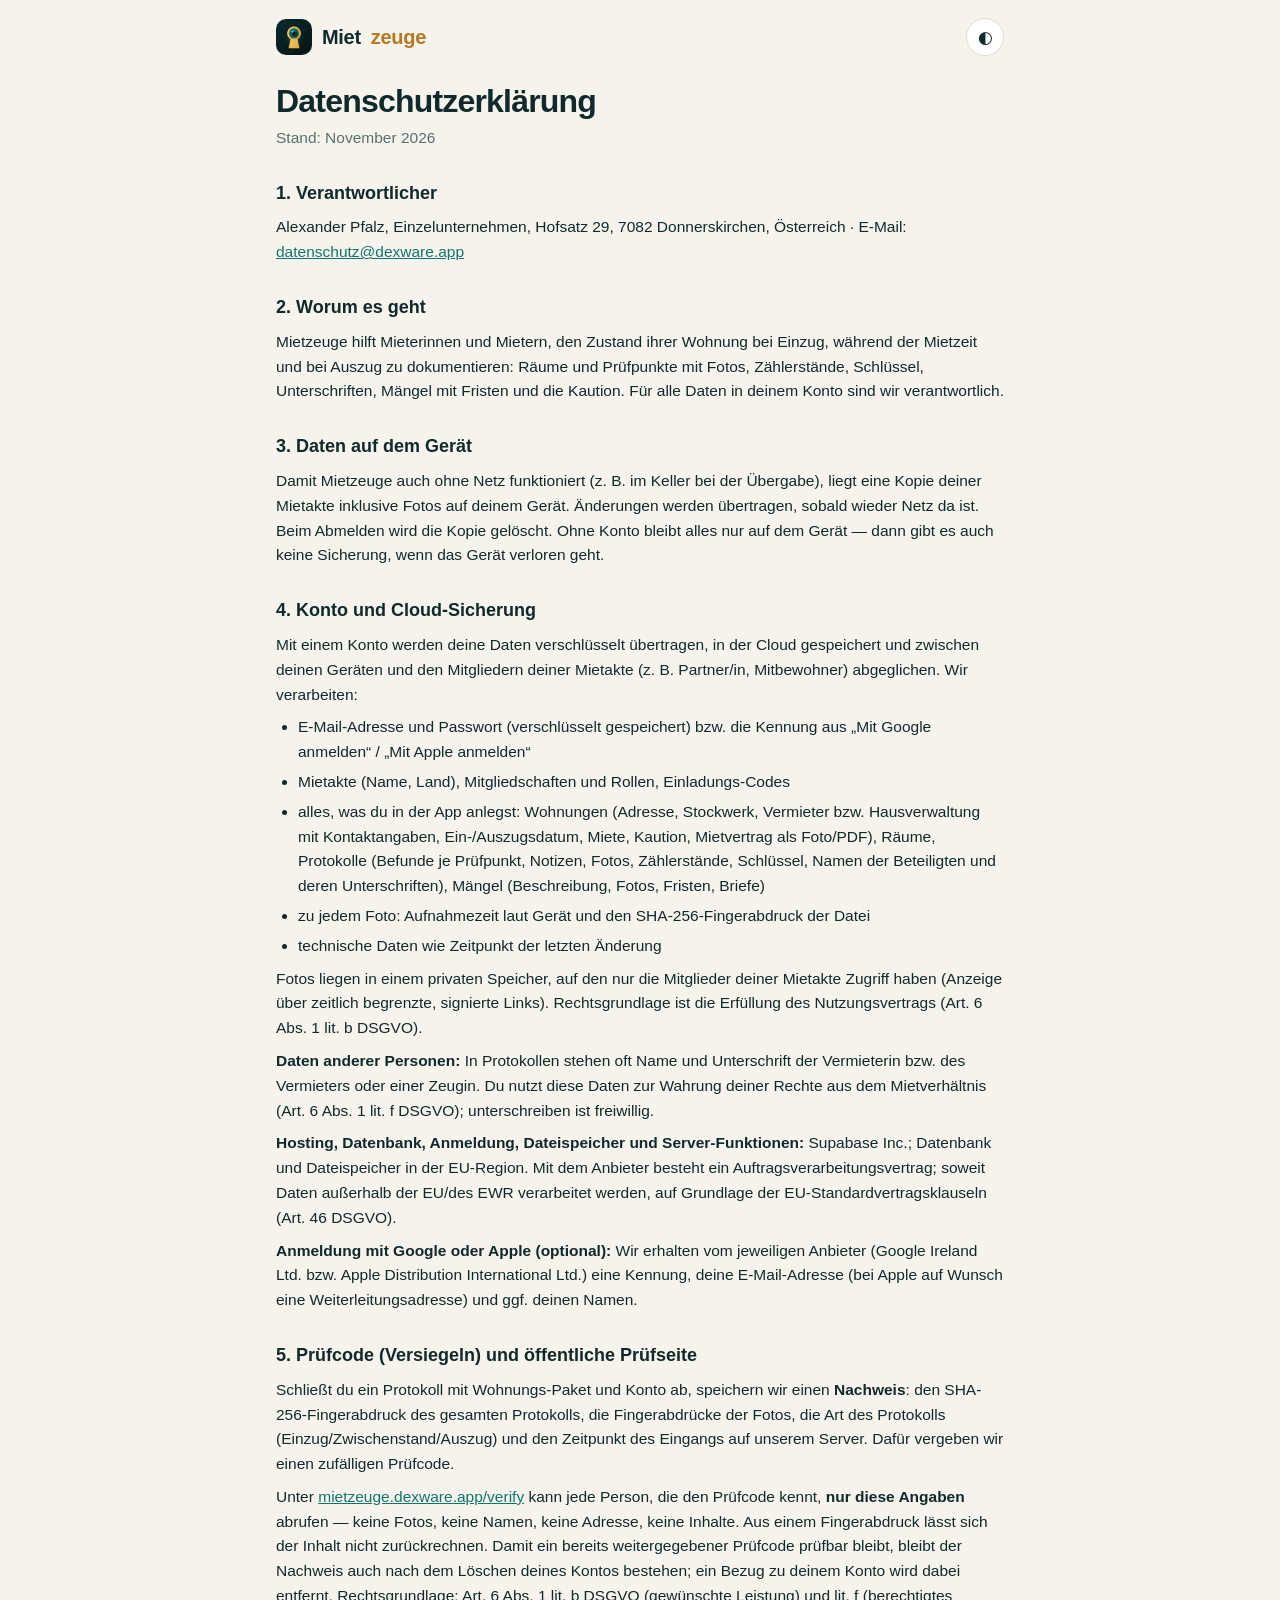
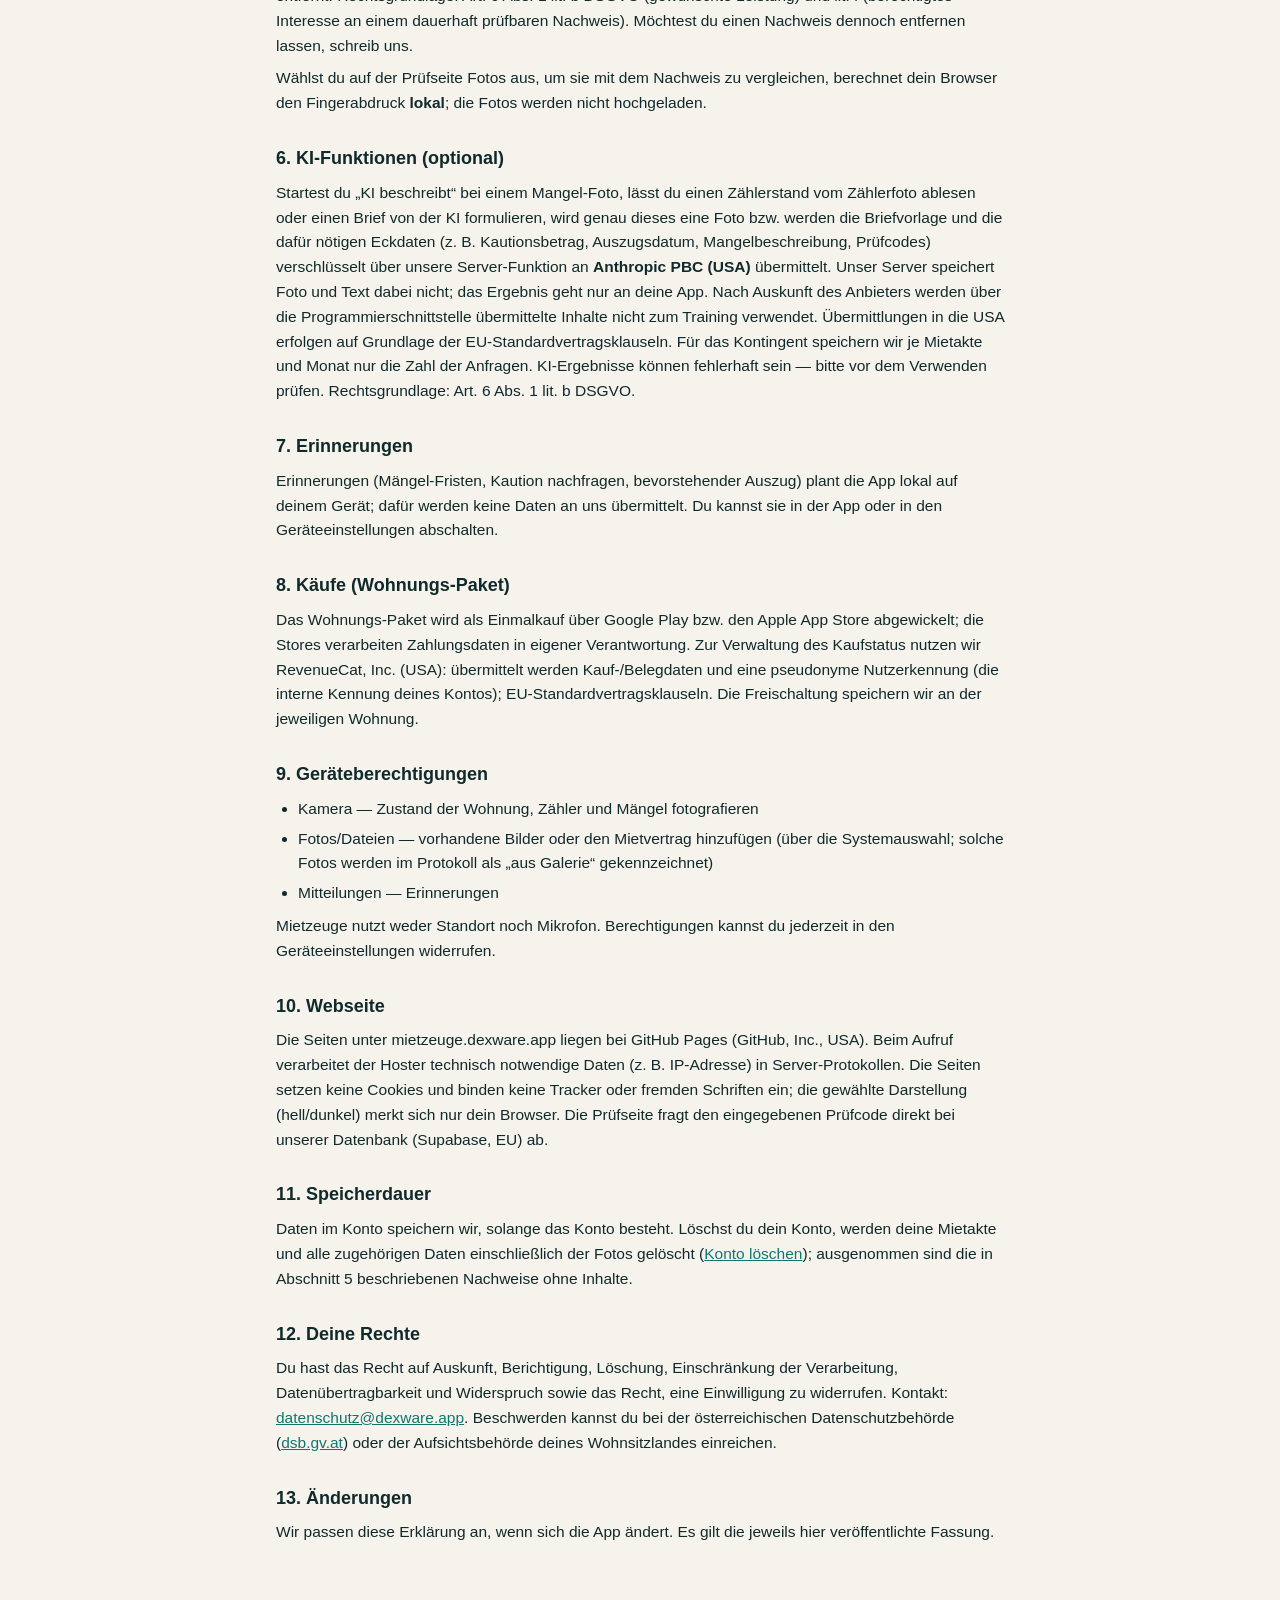
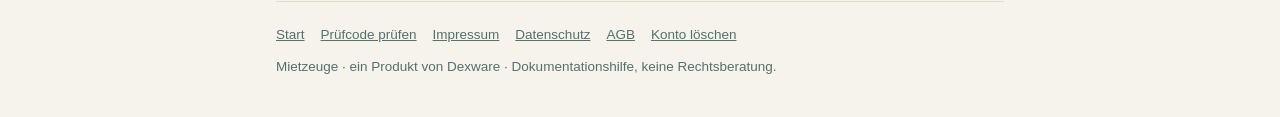
<file: datenschutz.html>
<!DOCTYPE html>
<html lang="de">
<head>
  <meta charset="utf-8" />
  <meta name="viewport" content="width=device-width, initial-scale=1" />
  <title>Datenschutzerklärung — Mietzeuge</title>
  <meta name="description" content="Mietzeuge — Wohnungsübergabe fälschungssicher dokumentieren, damit die Kaution zurückkommt." />
  <meta name="robots" content="all" />
  <meta name="theme-color" content="#061416" />
  <link rel="icon" type="image/png" href="/favicon.png" />
  <link rel="apple-touch-icon" href="/img/apple-touch-icon.png" />
  <link rel="canonical" href="https://mietzeuge.dexware.app/datenschutz.html" />
  <link rel="stylesheet" href="site.css" />
  <script>(function(){try{var t=localStorage.getItem('mz-theme');if(t==='light'||t==='dark')document.documentElement.setAttribute('data-theme',t);}catch(e){}})();</script>
  
</head>
<body>
<div class="wrap narrow">
  <header class="top"><a class="brand" href="/"><img src="/img/icon-192.png" alt="" width="36" height="36" />Miet<b>zeuge</b></a><nav><button class="theme-btn" type="button" id="themeBtn" aria-label="Hell/Dunkel umschalten">◐</button></nav></header>
  <main class="doc">
  
  <h1>Datenschutzerklärung</h1>
  <p class="stand">Stand: November 2026</p>
  <h2 id="1">1. Verantwortlicher</h2>
  <p>Alexander Pfalz, Einzelunternehmen, Hofsatz 29, 7082 Donnerskirchen, Österreich · E-Mail: <a href="mailto:datenschutz@dexware.app">datenschutz@dexware.app</a></p>

  <h2 id="2">2. Worum es geht</h2>
  <p>Mietzeuge hilft Mieterinnen und Mietern, den Zustand ihrer Wohnung bei Einzug, während der Mietzeit und bei Auszug zu dokumentieren: Räume und Prüfpunkte mit Fotos, Zählerstände, Schlüssel, Unterschriften, Mängel mit Fristen und die Kaution. Für alle Daten in deinem Konto sind wir verantwortlich.</p>

  <h2 id="3">3. Daten auf dem Gerät</h2>
  <p>Damit Mietzeuge auch ohne Netz funktioniert (z. B. im Keller bei der Übergabe), liegt eine Kopie deiner Mietakte inklusive Fotos auf deinem Gerät. Änderungen werden übertragen, sobald wieder Netz da ist. Beim Abmelden wird die Kopie gelöscht. Ohne Konto bleibt alles nur auf dem Gerät — dann gibt es auch keine Sicherung, wenn das Gerät verloren geht.</p>

  <h2 id="4">4. Konto und Cloud-Sicherung</h2>
  <p>Mit einem Konto werden deine Daten verschlüsselt übertragen, in der Cloud gespeichert und zwischen deinen Geräten und den Mitgliedern deiner Mietakte (z. B. Partner/in, Mitbewohner) abgeglichen. Wir verarbeiten:</p>
  <ul>
    <li>E-Mail-Adresse und Passwort (verschlüsselt gespeichert) bzw. die Kennung aus „Mit Google anmelden“ / „Mit Apple anmelden“</li>
    <li>Mietakte (Name, Land), Mitgliedschaften und Rollen, Einladungs-Codes</li>
    <li>alles, was du in der App anlegst: Wohnungen (Adresse, Stockwerk, Vermieter bzw. Hausverwaltung mit Kontaktangaben, Ein-/Auszugsdatum, Miete, Kaution, Mietvertrag als Foto/PDF), Räume, Protokolle (Befunde je Prüfpunkt, Notizen, Fotos, Zählerstände, Schlüssel, Namen der Beteiligten und deren Unterschriften), Mängel (Beschreibung, Fotos, Fristen, Briefe)</li>
    <li>zu jedem Foto: Aufnahmezeit laut Gerät und den SHA-256-Fingerabdruck der Datei</li>
    <li>technische Daten wie Zeitpunkt der letzten Änderung</li>
  </ul>
  <p>Fotos liegen in einem privaten Speicher, auf den nur die Mitglieder deiner Mietakte Zugriff haben (Anzeige über zeitlich begrenzte, signierte Links). Rechtsgrundlage ist die Erfüllung des Nutzungsvertrags (Art. 6 Abs. 1 lit. b DSGVO).</p>
  <p><strong>Daten anderer Personen:</strong> In Protokollen stehen oft Name und Unterschrift der Vermieterin bzw. des Vermieters oder einer Zeugin. Du nutzt diese Daten zur Wahrung deiner Rechte aus dem Mietverhältnis (Art. 6 Abs. 1 lit. f DSGVO); unterschreiben ist freiwillig.</p>
  <p><strong>Hosting, Datenbank, Anmeldung, Dateispeicher und Server-Funktionen:</strong> Supabase Inc.; Datenbank und Dateispeicher in der EU-Region. Mit dem Anbieter besteht ein Auftragsverarbeitungsvertrag; soweit Daten außerhalb der EU/des EWR verarbeitet werden, auf Grundlage der EU-Standardvertragsklauseln (Art. 46 DSGVO).</p>
  <p><strong>Anmeldung mit Google oder Apple (optional):</strong> Wir erhalten vom jeweiligen Anbieter (Google Ireland Ltd. bzw. Apple Distribution International Ltd.) eine Kennung, deine E-Mail-Adresse (bei Apple auf Wunsch eine Weiterleitungsadresse) und ggf. deinen Namen.</p>

  <h2 id="5">5. Prüfcode (Versiegeln) und öffentliche Prüfseite</h2>
  <p>Schließt du ein Protokoll mit Wohnungs-Paket und Konto ab, speichern wir einen <strong>Nachweis</strong>: den SHA-256-Fingerabdruck des gesamten Protokolls, die Fingerabdrücke der Fotos, die Art des Protokolls (Einzug/Zwischenstand/Auszug) und den Zeitpunkt des Eingangs auf unserem Server. Dafür vergeben wir einen zufälligen Prüfcode.</p>
  <p>Unter <a href="/verify/">mietzeuge.dexware.app/verify</a> kann jede Person, die den Prüfcode kennt, <strong>nur diese Angaben</strong> abrufen — keine Fotos, keine Namen, keine Adresse, keine Inhalte. Aus einem Fingerabdruck lässt sich der Inhalt nicht zurückrechnen. Damit ein bereits weitergegebener Prüfcode prüfbar bleibt, bleibt der Nachweis auch nach dem Löschen deines Kontos bestehen; ein Bezug zu deinem Konto wird dabei entfernt. Rechtsgrundlage: Art. 6 Abs. 1 lit. b DSGVO (gewünschte Leistung) und lit. f (berechtigtes Interesse an einem dauerhaft prüfbaren Nachweis). Möchtest du einen Nachweis dennoch entfernen lassen, schreib uns.</p>
  <p>Wählst du auf der Prüfseite Fotos aus, um sie mit dem Nachweis zu vergleichen, berechnet dein Browser den Fingerabdruck <strong>lokal</strong>; die Fotos werden nicht hochgeladen.</p>

  <h2 id="6">6. KI-Funktionen (optional)</h2>
  <p>Startest du „KI beschreibt“ bei einem Mangel-Foto, lässt du einen Zählerstand vom Zählerfoto ablesen oder einen Brief von der KI formulieren, wird genau dieses eine Foto bzw. werden die Briefvorlage und die dafür nötigen Eckdaten (z. B. Kautionsbetrag, Auszugsdatum, Mangelbeschreibung, Prüfcodes) verschlüsselt über unsere Server-Funktion an <strong>Anthropic PBC (USA)</strong> übermittelt. Unser Server speichert Foto und Text dabei nicht; das Ergebnis geht nur an deine App. Nach Auskunft des Anbieters werden über die Programmierschnittstelle übermittelte Inhalte nicht zum Training verwendet. Übermittlungen in die USA erfolgen auf Grundlage der EU-Standardvertragsklauseln. Für das Kontingent speichern wir je Mietakte und Monat nur die Zahl der Anfragen. KI-Ergebnisse können fehlerhaft sein — bitte vor dem Verwenden prüfen. Rechtsgrundlage: Art. 6 Abs. 1 lit. b DSGVO.</p>

  <h2 id="7">7. Erinnerungen</h2>
  <p>Erinnerungen (Mängel-Fristen, Kaution nachfragen, bevorstehender Auszug) plant die App lokal auf deinem Gerät; dafür werden keine Daten an uns übermittelt. Du kannst sie in der App oder in den Geräteeinstellungen abschalten.</p>

  <h2 id="8">8. Käufe (Wohnungs-Paket)</h2>
  <p>Das Wohnungs-Paket wird als Einmalkauf über Google Play bzw. den Apple App Store abgewickelt; die Stores verarbeiten Zahlungsdaten in eigener Verantwortung. Zur Verwaltung des Kaufstatus nutzen wir RevenueCat, Inc. (USA): übermittelt werden Kauf-/Belegdaten und eine pseudonyme Nutzerkennung (die interne Kennung deines Kontos); EU-Standardvertragsklauseln. Die Freischaltung speichern wir an der jeweiligen Wohnung.</p>

  <h2 id="9">9. Geräteberechtigungen</h2>
  <ul>
    <li>Kamera — Zustand der Wohnung, Zähler und Mängel fotografieren</li>
    <li>Fotos/Dateien — vorhandene Bilder oder den Mietvertrag hinzufügen (über die Systemauswahl; solche Fotos werden im Protokoll als „aus Galerie“ gekennzeichnet)</li>
    <li>Mitteilungen — Erinnerungen</li>
  </ul>
  <p>Mietzeuge nutzt weder Standort noch Mikrofon. Berechtigungen kannst du jederzeit in den Geräteeinstellungen widerrufen.</p>

  <h2 id="10">10. Webseite</h2>
  <p>Die Seiten unter mietzeuge.dexware.app liegen bei GitHub Pages (GitHub, Inc., USA). Beim Aufruf verarbeitet der Hoster technisch notwendige Daten (z. B. IP-Adresse) in Server-Protokollen. Die Seiten setzen keine Cookies und binden keine Tracker oder fremden Schriften ein; die gewählte Darstellung (hell/dunkel) merkt sich nur dein Browser. Die Prüfseite fragt den eingegebenen Prüfcode direkt bei unserer Datenbank (Supabase, EU) ab.</p>

  <h2 id="11">11. Speicherdauer</h2>
  <p>Daten im Konto speichern wir, solange das Konto besteht. Löschst du dein Konto, werden deine Mietakte und alle zugehörigen Daten einschließlich der Fotos gelöscht (<a href="/konto-loeschung.html">Konto löschen</a>); ausgenommen sind die in Abschnitt 5 beschriebenen Nachweise ohne Inhalte.</p>

  <h2 id="12">12. Deine Rechte</h2>
  <p>Du hast das Recht auf Auskunft, Berichtigung, Löschung, Einschränkung der Verarbeitung, Datenübertragbarkeit und Widerspruch sowie das Recht, eine Einwilligung zu widerrufen. Kontakt: <a href="mailto:datenschutz@dexware.app">datenschutz@dexware.app</a>. Beschwerden kannst du bei der österreichischen Datenschutzbehörde (<a href="https://www.dsb.gv.at">dsb.gv.at</a>) oder der Aufsichtsbehörde deines Wohnsitzlandes einreichen.</p>

  <h2 id="13">13. Änderungen</h2>
  <p>Wir passen diese Erklärung an, wenn sich die App ändert. Es gilt die jeweils hier veröffentlichte Fassung.</p>

  </main>
  <footer>
  <nav><a href="/">Start</a><a href="/verify/">Prüfcode prüfen</a><a href="/impressum.html">Impressum</a><a href="/datenschutz.html">Datenschutz</a><a href="/agb.html">AGB</a><a href="/konto-loeschung.html">Konto löschen</a></nav>
  <div>Mietzeuge · ein Produkt von Dexware · Dokumentationshilfe, keine Rechtsberatung.</div>
</footer>
</div>
<script>(function(){var b=document.getElementById('themeBtn');if(!b)return;b.addEventListener('click',function(){var r=document.documentElement;var cur=r.getAttribute('data-theme')||(matchMedia('(prefers-color-scheme: dark)').matches?'dark':'light');var n=cur==='dark'?'light':'dark';r.setAttribute('data-theme',n);try{localStorage.setItem('mz-theme',n);}catch(e){}});})();</script>

</body>
</html>
</file>
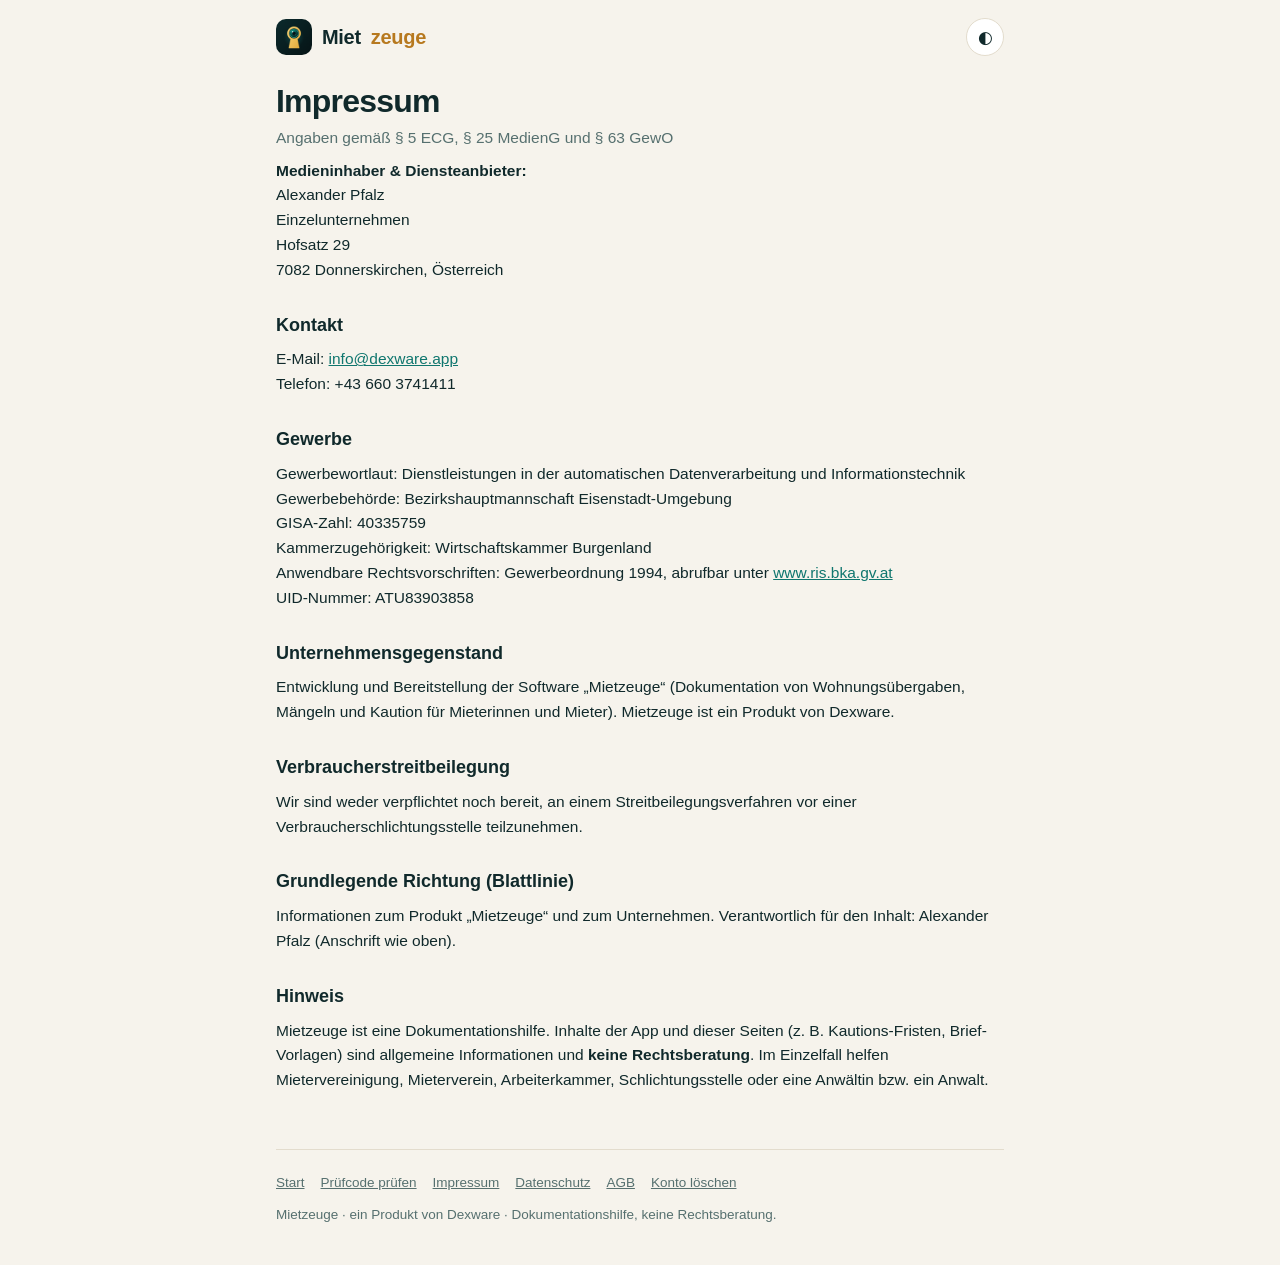
<file: impressum.html>
<!DOCTYPE html>
<html lang="de">
<head>
  <meta charset="utf-8" />
  <meta name="viewport" content="width=device-width, initial-scale=1" />
  <title>Impressum — Mietzeuge</title>
  <meta name="description" content="Mietzeuge — Wohnungsübergabe fälschungssicher dokumentieren, damit die Kaution zurückkommt." />
  <meta name="robots" content="all" />
  <meta name="theme-color" content="#061416" />
  <link rel="icon" type="image/png" href="/favicon.png" />
  <link rel="apple-touch-icon" href="/img/apple-touch-icon.png" />
  <link rel="canonical" href="https://mietzeuge.dexware.app/impressum.html" />
  <link rel="stylesheet" href="site.css" />
  <script>(function(){try{var t=localStorage.getItem('mz-theme');if(t==='light'||t==='dark')document.documentElement.setAttribute('data-theme',t);}catch(e){}})();</script>
  
</head>
<body>
<div class="wrap narrow">
  <header class="top"><a class="brand" href="/"><img src="/img/icon-192.png" alt="" width="36" height="36" />Miet<b>zeuge</b></a><nav><button class="theme-btn" type="button" id="themeBtn" aria-label="Hell/Dunkel umschalten">◐</button></nav></header>
  <main class="doc">
  
  <h1>Impressum</h1>
  <p class="stand">Angaben gemäß § 5 ECG, § 25 MedienG und § 63 GewO</p>
  <p><strong>Medieninhaber &amp; Diensteanbieter:</strong><br/>Alexander Pfalz<br/>Einzelunternehmen<br/>Hofsatz 29<br/>7082 Donnerskirchen, Österreich</p>
  <h2>Kontakt</h2>
  <p>E-Mail: <a href="mailto:info@dexware.app">info@dexware.app</a><br/>Telefon: +43 660 3741411</p>
  <h2>Gewerbe</h2>
  <p>Gewerbewortlaut: Dienstleistungen in der automatischen Datenverarbeitung und Informationstechnik<br/>
  Gewerbebehörde: Bezirkshauptmannschaft Eisenstadt-Umgebung<br/>
  GISA-Zahl: 40335759<br/>
  Kammerzugehörigkeit: Wirtschaftskammer Burgenland<br/>
  Anwendbare Rechtsvorschriften: Gewerbeordnung 1994, abrufbar unter <a href="https://www.ris.bka.gv.at">www.ris.bka.gv.at</a><br/>
  UID-Nummer: ATU83903858</p>
  <h2>Unternehmensgegenstand</h2>
  <p>Entwicklung und Bereitstellung der Software „Mietzeuge“ (Dokumentation von Wohnungsübergaben, Mängeln und Kaution für Mieterinnen und Mieter). Mietzeuge ist ein Produkt von Dexware.</p>
  <h2>Verbraucherstreitbeilegung</h2>
  <p>Wir sind weder verpflichtet noch bereit, an einem Streitbeilegungsverfahren vor einer Verbraucherschlichtungsstelle teilzunehmen.</p>
  <h2>Grundlegende Richtung (Blattlinie)</h2>
  <p>Informationen zum Produkt „Mietzeuge“ und zum Unternehmen. Verantwortlich für den Inhalt: Alexander Pfalz (Anschrift wie oben).</p>
  <h2>Hinweis</h2>
  <p>Mietzeuge ist eine Dokumentationshilfe. Inhalte der App und dieser Seiten (z. B. Kautions-Fristen, Brief-Vorlagen) sind allgemeine Informationen und <strong>keine Rechtsberatung</strong>. Im Einzelfall helfen Mietervereinigung, Mieterverein, Arbeiterkammer, Schlichtungsstelle oder eine Anwältin bzw. ein Anwalt.</p>

  </main>
  <footer>
  <nav><a href="/">Start</a><a href="/verify/">Prüfcode prüfen</a><a href="/impressum.html">Impressum</a><a href="/datenschutz.html">Datenschutz</a><a href="/agb.html">AGB</a><a href="/konto-loeschung.html">Konto löschen</a></nav>
  <div>Mietzeuge · ein Produkt von Dexware · Dokumentationshilfe, keine Rechtsberatung.</div>
</footer>
</div>
<script>(function(){var b=document.getElementById('themeBtn');if(!b)return;b.addEventListener('click',function(){var r=document.documentElement;var cur=r.getAttribute('data-theme')||(matchMedia('(prefers-color-scheme: dark)').matches?'dark':'light');var n=cur==='dark'?'light':'dark';r.setAttribute('data-theme',n);try{localStorage.setItem('mz-theme',n);}catch(e){}});})();</script>

</body>
</html>
</file>
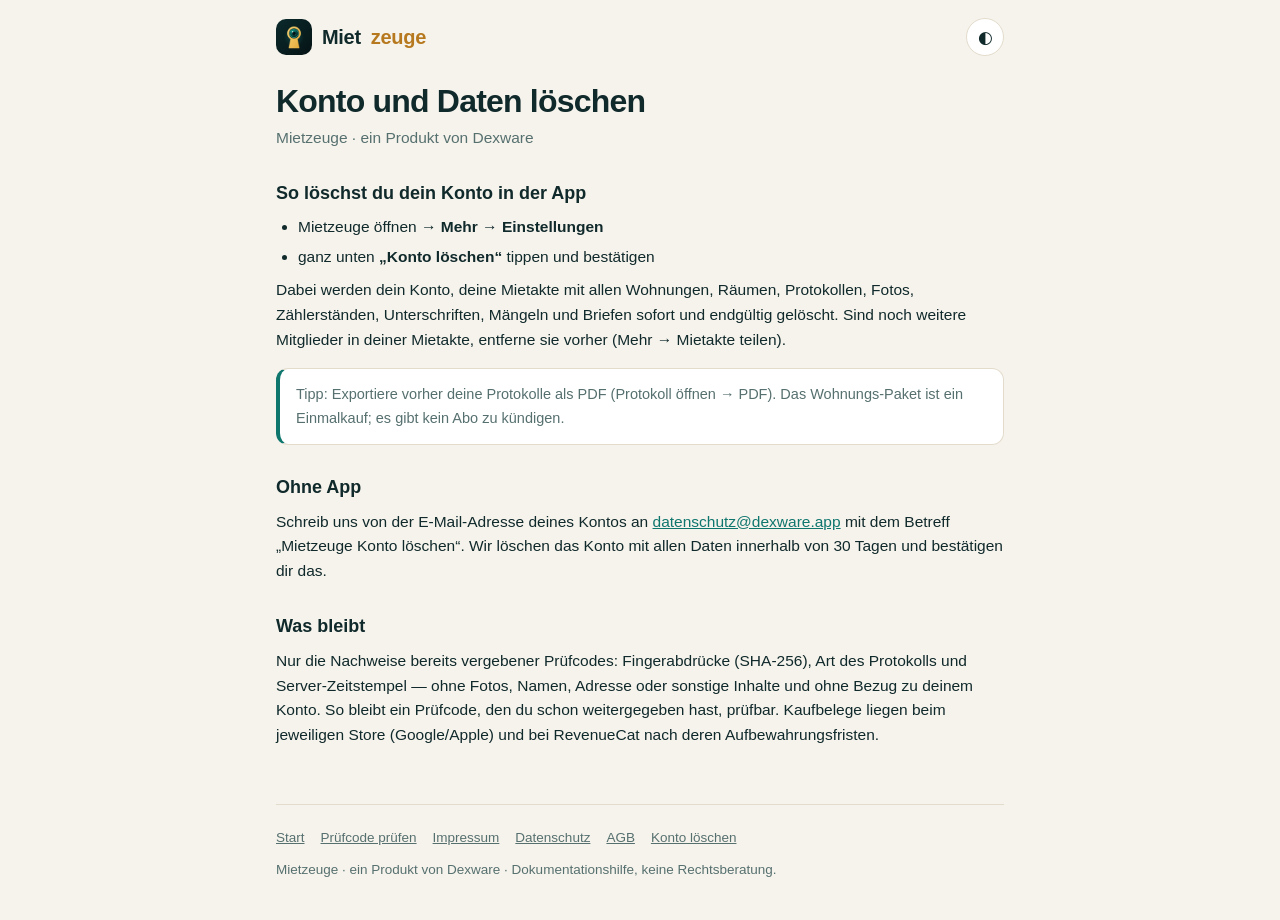
<file: konto-loeschung.html>
<!DOCTYPE html>
<html lang="de">
<head>
  <meta charset="utf-8" />
  <meta name="viewport" content="width=device-width, initial-scale=1" />
  <title>Konto löschen — Mietzeuge</title>
  <meta name="description" content="Mietzeuge — Wohnungsübergabe fälschungssicher dokumentieren, damit die Kaution zurückkommt." />
  <meta name="robots" content="all" />
  <meta name="theme-color" content="#061416" />
  <link rel="icon" type="image/png" href="/favicon.png" />
  <link rel="apple-touch-icon" href="/img/apple-touch-icon.png" />
  <link rel="canonical" href="https://mietzeuge.dexware.app/konto-loeschung.html" />
  <link rel="stylesheet" href="site.css" />
  <script>(function(){try{var t=localStorage.getItem('mz-theme');if(t==='light'||t==='dark')document.documentElement.setAttribute('data-theme',t);}catch(e){}})();</script>
  
</head>
<body>
<div class="wrap narrow">
  <header class="top"><a class="brand" href="/"><img src="/img/icon-192.png" alt="" width="36" height="36" />Miet<b>zeuge</b></a><nav><button class="theme-btn" type="button" id="themeBtn" aria-label="Hell/Dunkel umschalten">◐</button></nav></header>
  <main class="doc">
  
  <h1>Konto und Daten löschen</h1>
  <p class="stand">Mietzeuge · ein Produkt von Dexware</p>
  <h2>So löschst du dein Konto in der App</h2>
  <ul>
    <li>Mietzeuge öffnen → <strong>Mehr</strong> → <strong>Einstellungen</strong></li>
    <li>ganz unten <strong>„Konto löschen“</strong> tippen und bestätigen</li>
  </ul>
  <p>Dabei werden dein Konto, deine Mietakte mit allen Wohnungen, Räumen, Protokollen, Fotos, Zählerständen, Unterschriften, Mängeln und Briefen sofort und endgültig gelöscht. Sind noch weitere Mitglieder in deiner Mietakte, entferne sie vorher (Mehr → Mietakte teilen).</p>
  <div class="note">Tipp: Exportiere vorher deine Protokolle als PDF (Protokoll öffnen → PDF). Das Wohnungs-Paket ist ein Einmalkauf; es gibt kein Abo zu kündigen.</div>
  <h2>Ohne App</h2>
  <p>Schreib uns von der E-Mail-Adresse deines Kontos an <a href="mailto:datenschutz@dexware.app?subject=Mietzeuge%20Konto%20l%C3%B6schen">datenschutz@dexware.app</a> mit dem Betreff „Mietzeuge Konto löschen“. Wir löschen das Konto mit allen Daten innerhalb von 30 Tagen und bestätigen dir das.</p>
  <h2>Was bleibt</h2>
  <p>Nur die Nachweise bereits vergebener Prüfcodes: Fingerabdrücke (SHA-256), Art des Protokolls und Server-Zeitstempel — ohne Fotos, Namen, Adresse oder sonstige Inhalte und ohne Bezug zu deinem Konto. So bleibt ein Prüfcode, den du schon weitergegeben hast, prüfbar. Kaufbelege liegen beim jeweiligen Store (Google/Apple) und bei RevenueCat nach deren Aufbewahrungsfristen.</p>

  </main>
  <footer>
  <nav><a href="/">Start</a><a href="/verify/">Prüfcode prüfen</a><a href="/impressum.html">Impressum</a><a href="/datenschutz.html">Datenschutz</a><a href="/agb.html">AGB</a><a href="/konto-loeschung.html">Konto löschen</a></nav>
  <div>Mietzeuge · ein Produkt von Dexware · Dokumentationshilfe, keine Rechtsberatung.</div>
</footer>
</div>
<script>(function(){var b=document.getElementById('themeBtn');if(!b)return;b.addEventListener('click',function(){var r=document.documentElement;var cur=r.getAttribute('data-theme')||(matchMedia('(prefers-color-scheme: dark)').matches?'dark':'light');var n=cur==='dark'?'light':'dark';r.setAttribute('data-theme',n);try{localStorage.setItem('mz-theme',n);}catch(e){}});})();</script>

</body>
</html>
</file>
<file: site.css>
/* Mietzeuge — gemeinsamer Look aller Seiten (hell/dunkel automatisch, Umschalter per data-theme). */
:root {
  --bg: #f6f3ec;
  --bg2: #efe9dc;
  --surface: #ffffff;
  --border: #e3dccd;
  --text: #10292b;
  --muted: #56706f;
  --primary: #0f766e;
  --primary-ink: #ffffff;
  --primary-soft: #d7f2ee;
  --seal: #f6c453;
  --seal-deep: #b7791f;
  --seal-ink: #3d2a05;
  --red: #c2410c;
  --green: #15803d;
  --shadow: 0 1px 2px rgba(16, 41, 43, 0.06), 0 8px 24px rgba(16, 41, 43, 0.06);
  color-scheme: light;
}
@media (prefers-color-scheme: dark) {
  :root:not([data-theme='light']) {
    --bg: #061416;
    --bg2: #0b2a2c;
    --surface: #0e2426;
    --border: #1d3e40;
    --text: #ecfdf9;
    --muted: #8fb5b0;
    --primary: #2dd4bf;
    --primary-ink: #04201d;
    --primary-soft: #0f3b3a;
    --seal: #f6c453;
    --seal-deep: #b7791f;
    --seal-ink: #2a1c02;
    --red: #fb923c;
    --green: #4ade80;
    --shadow: 0 1px 2px rgba(0, 0, 0, 0.3), 0 10px 30px rgba(0, 0, 0, 0.25);
    color-scheme: dark;
  }
}
:root[data-theme='dark'] {
  --bg: #061416;
  --bg2: #0b2a2c;
  --surface: #0e2426;
  --border: #1d3e40;
  --text: #ecfdf9;
  --muted: #8fb5b0;
  --primary: #2dd4bf;
  --primary-ink: #04201d;
  --primary-soft: #0f3b3a;
  --seal: #f6c453;
  --seal-deep: #b7791f;
  --seal-ink: #2a1c02;
  --red: #fb923c;
  --green: #4ade80;
  --shadow: 0 1px 2px rgba(0, 0, 0, 0.3), 0 10px 30px rgba(0, 0, 0, 0.25);
  color-scheme: dark;
}

* { box-sizing: border-box; margin: 0; padding: 0; }
html { -webkit-text-size-adjust: 100%; }
body {
  background: var(--bg);
  color: var(--text);
  font-family: ui-rounded, 'SF Pro Rounded', -apple-system, BlinkMacSystemFont, 'Segoe UI', Roboto, Helvetica, Arial, sans-serif;
  line-height: 1.6;
  -webkit-font-smoothing: antialiased;
  overflow-x: hidden;
}
a { color: var(--primary); }
img, svg { max-width: 100%; }
.wrap { max-width: 1040px; margin: 0 auto; padding: 0 16px; }
.narrow { max-width: 760px; }

/* Kopf */
.top { display: flex; align-items: center; justify-content: space-between; gap: 12px; padding: 18px 0; }
.brand { display: flex; align-items: center; gap: 10px; text-decoration: none; color: var(--text); font-weight: 900; font-size: 20px; letter-spacing: -0.3px; }
.brand img { width: 36px; height: 36px; border-radius: 10px; }
.brand b { color: var(--seal-deep); }
:root[data-theme='dark'] .brand b { color: var(--seal); }
@media (prefers-color-scheme: dark) { :root:not([data-theme='light']) .brand b { color: var(--seal); } }
.top nav { display: flex; align-items: center; gap: 14px; font-size: 14px; font-weight: 700; }
.top nav a { text-decoration: none; color: var(--muted); }
.theme-btn { background: var(--surface); border: 1px solid var(--border); color: var(--text); border-radius: 100px; width: 38px; height: 38px; display: inline-flex; align-items: center; justify-content: center; cursor: pointer; font-size: 17px; }

/* Text-Seiten */
h1 { font-size: clamp(26px, 6vw, 44px); line-height: 1.12; font-weight: 900; letter-spacing: -0.8px; }
.doc h1 { font-size: clamp(24px, 5vw, 32px); margin: 10px 0 6px; }
.doc h2 { font-size: 18px; font-weight: 800; margin: 28px 0 8px; }
.doc h3 { font-size: 15px; font-weight: 800; margin: 16px 0 6px; }
.doc p, .doc li { font-size: 15.5px; }
.doc p { margin-bottom: 8px; }
.doc ul { margin: 8px 0 8px 22px; }
.doc li { margin-bottom: 5px; }
.stand { color: var(--muted); font-size: 13px; margin-bottom: 6px; }
.note { background: var(--surface); border: 1px solid var(--border); border-left: 4px solid var(--primary); border-radius: 12px; padding: 14px 16px; margin: 16px 0; font-size: 14.5px; color: var(--muted); }
.note.seal { border-left-color: var(--seal-deep); }
table { width: 100%; border-collapse: collapse; margin: 10px 0; font-size: 14px; }
th, td { text-align: left; padding: 8px 10px; border-bottom: 1px solid var(--border); vertical-align: top; }
th { color: var(--muted); font-weight: 700; }
code, .mono { font-family: ui-monospace, SFMono-Regular, Menlo, Consolas, monospace; font-size: 13px; word-break: break-all; }

/* Fuß */
footer { margin-top: 56px; padding: 22px 0 40px; border-top: 1px solid var(--border); font-size: 13.5px; color: var(--muted); }
footer nav { display: flex; flex-wrap: wrap; gap: 6px 16px; margin-bottom: 10px; }
footer nav a { color: var(--muted); }

/* Knöpfe */
.btn { display: inline-flex; align-items: center; justify-content: center; gap: 8px; border-radius: 14px; padding: 14px 20px; font-weight: 800; font-size: 16px; text-decoration: none; border: 0; cursor: pointer; font-family: inherit; }
.btn.primary { background: var(--primary); color: var(--primary-ink); }
.btn.ghost { background: transparent; color: var(--text); border: 1.5px solid var(--border); }
.btn.seal { background: var(--seal); color: var(--seal-ink); }
.btn:disabled { opacity: 0.6; cursor: default; }

/* Formulare (Prüfseite) */
input[type='text'], input[type='search'] { width: 100%; background: var(--surface); border: 1.5px solid var(--border); color: var(--text); border-radius: 12px; padding: 13px 14px; font-size: 18px; font-weight: 800; letter-spacing: 1.5px; font-family: inherit; text-transform: uppercase; }
input:focus-visible, .btn:focus-visible, a:focus-visible, button:focus-visible { outline: 3px solid var(--seal); outline-offset: 2px; }

@media (max-width: 560px) {
  .top nav .hide-s { display: none; }
  table, thead, tbody, tr, th, td { display: block; }
  thead { display: none; }
  td { border: 0; padding: 2px 0; }
  tr { border-bottom: 1px solid var(--border); padding: 8px 0; }
}
@media (prefers-reduced-motion: reduce) {
  *, *::before, *::after { animation: none !important; transition: none !important; }
}
</file>
